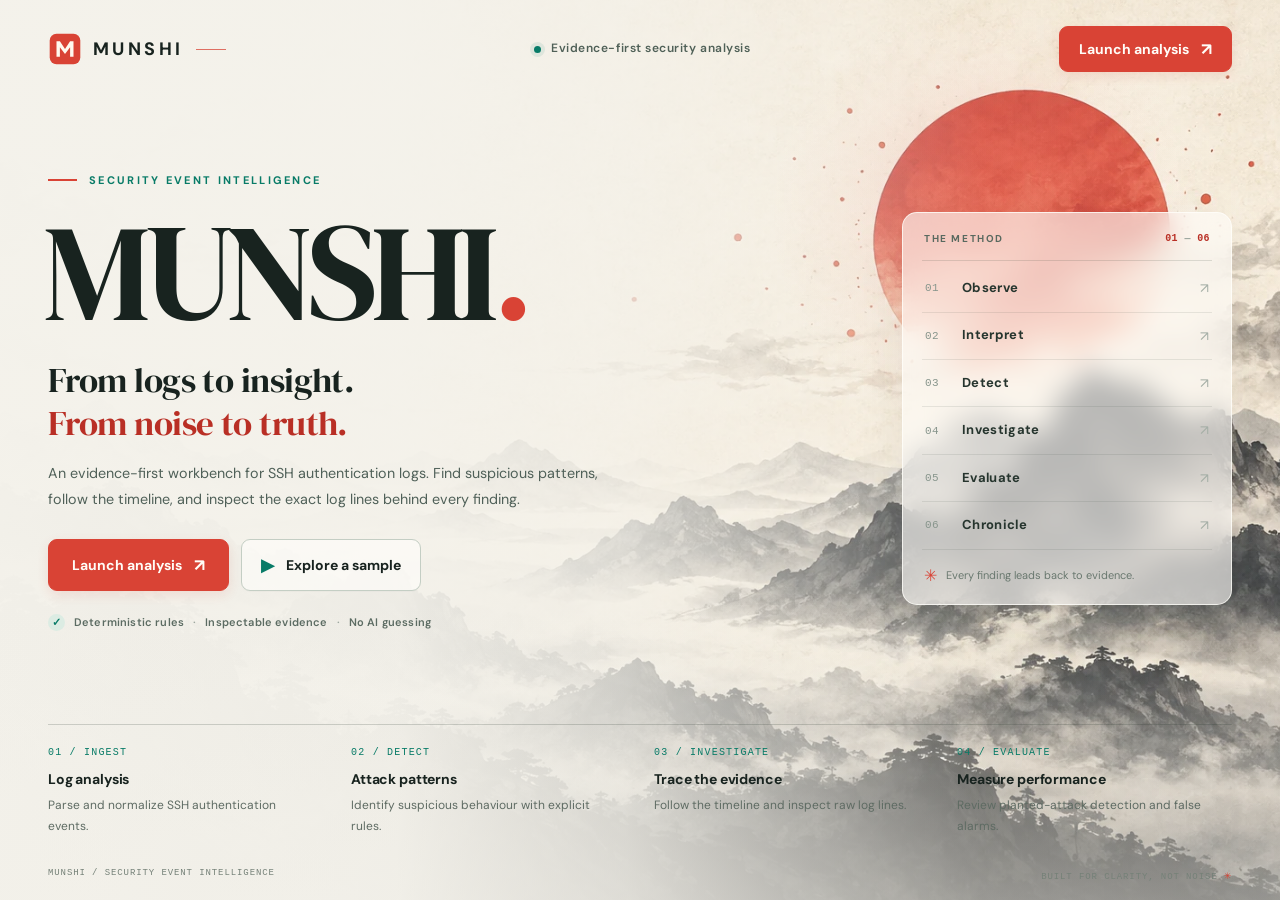
<file: static/index.html>
<!doctype html>
<html lang="en">
<head>
  <meta charset="utf-8">
  <meta name="viewport" content="width=device-width, initial-scale=1, viewport-fit=cover">
  <meta name="theme-color" content="#f4f1e8">
  <meta name="description" content="Munshi is an evidence-first SSH authentication log investigation workbench.">
  <title>Munshi — Security Event Intelligence</title>
  <link rel="preconnect" href="https://fonts.googleapis.com">
  <link rel="preconnect" href="https://fonts.gstatic.com" crossorigin>
  <link href="https://fonts.googleapis.com/css2?family=DM+Sans:wght@400;500;600;700&family=DM+Serif+Display&display=swap" rel="stylesheet">
  <link rel="stylesheet" href="/static/style.css">
</head>
<body>
<div id="landing" class="landing">
  <div class="hero-art" aria-hidden="true">
    <img src="/static/assets/munshi-inkscape.webp" alt="" fetchpriority="high">
    <div class="sun-aura"></div>
  </div>
  <div class="hero-shade" aria-hidden="true"></div>

  <header class="l-top">
    <a class="brand brand-link" href="#" aria-label="Munshi home">
      <svg class="seal" viewBox="0 0 40 40" aria-hidden="true"><rect x="2" y="2" width="36" height="36" rx="8"/><path d="M10 29V11h4l6 9 6-9h4v18h-4V18l-6 8-6-8v11Z" fill="currentColor"/></svg>
      <span>MUNSHI</span><span class="brand-rule" aria-hidden="true"></span>
    </a>
    <div class="top-note"><span class="status-dot"></span> Evidence-first security analysis</div>
    <button id="enter-top" class="btn red">Launch analysis <span aria-hidden="true">↗</span></button>
  </header>

  <div class="hero-grid">
    <main class="l-main">
      <p class="eyebrow"><span class="eyebrow-line"></span> Security event intelligence</p>
      <h1>MUNSHI<span class="title-dot">.</span></h1>
      <p class="tag">From logs to insight.<br><em>From noise to truth.</em></p>
      <p class="lede">An evidence-first workbench for SSH authentication logs. Find suspicious patterns, follow the timeline, and inspect the exact log lines behind every finding.</p>
      <div class="cta">
        <button id="enter" class="btn red btn-primary">Launch analysis <span aria-hidden="true">↗</span></button>
        <button id="demo" class="btn btn-secondary"><span class="play-icon" aria-hidden="true">▶</span> Explore a sample</button>
      </div>
      <div class="trust-note"><span class="trust-mark">✓</span> Deterministic rules <span class="trust-sep">·</span> Inspectable evidence <span class="trust-sep">·</span> No AI guessing</div>
    </main>

    <aside class="hero-rail" aria-label="Munshi investigation method">
      <div class="rail-head"><span>THE METHOD</span><span class="rail-count">01 <i>—</i> 06</span></div>
      <ol class="pipeline">
        <li><span>01</span> Observe <b>↗</b></li>
        <li><span>02</span> Interpret <b>↗</b></li>
        <li><span>03</span> Detect <b>↗</b></li>
        <li><span>04</span> Investigate <b>↗</b></li>
        <li><span>05</span> Evaluate <b>↗</b></li>
        <li><span>06</span> Chronicle <b>↗</b></li>
      </ol>
      <p class="rail-foot"><span class="rail-spark">✳</span> Every finding leads back to evidence.</p>
    </aside>
  </div>

  <ul class="caps" aria-label="Core capabilities">
    <li><span class="cap-no">01 / INGEST</span><b>Log analysis</b><span>Parse and normalize SSH authentication events.</span></li>
    <li><span class="cap-no">02 / DETECT</span><b>Attack patterns</b><span>Identify suspicious behaviour with explicit rules.</span></li>
    <li><span class="cap-no">03 / INVESTIGATE</span><b>Trace the evidence</b><span>Follow the timeline and inspect raw log lines.</span></li>
    <li><span class="cap-no">04 / EVALUATE</span><b>Measure performance</b><span>Review planted-attack detection and false alarms.</span></li>
  </ul>
  <div class="landing-footer"><span>MUNSHI / SECURITY EVENT INTELLIGENCE</span><span>BUILT FOR CLARITY, NOT NOISE <i>✳</i></span></div>
</div>

<div id="app" class="app" hidden>
  <aside class="side">
    <a class="brand app-brand" href="#" aria-label="Munshi home">
      <svg class="seal" viewBox="0 0 40 40" aria-hidden="true"><rect x="2" y="2" width="36" height="36" rx="8"/><path d="M10 29V11h4l6 9 6-9h4v18h-4V18l-6 8-6-8v11Z" fill="currentColor"/></svg>
      <span>MUNSHI</span>
    </a>
    <div class="nav-kicker">WORKSPACE <span>01—07</span></div>
    <nav id="nav" aria-label="Main navigation"></nav>
    <div class="side-bottom">
      <div class="side-status"><span class="status-dot"></span><span>REPLAY WORKSPACE</span></div>
      <p class="mode">Deterministic rules<br>Local log analysis<br>No live feed</p>
      <div class="side-signoff">MUNSHI <span>·</span> EVIDENCE OVER ASSUMPTION</div>
    </div>
  </aside>
  <section class="main">
    <header class="top"><div class="top-left"><span class="top-kicker">SECURITY EVENT INTELLIGENCE</span><span class="top-slash">/</span><span id="crumb"></span></div><span id="dataset" class="pill"></span></header>
    <div id="view" class="view"></div>
    <footer class="app-footer"><span>MUNSHI / LOCAL ANALYSIS WORKSPACE</span><span>RULE-BASED · EVIDENCE-LINKED</span></footer>
  </section>
</div>
<script src="/static/app.js"></script>
</body>
</html>
</file>
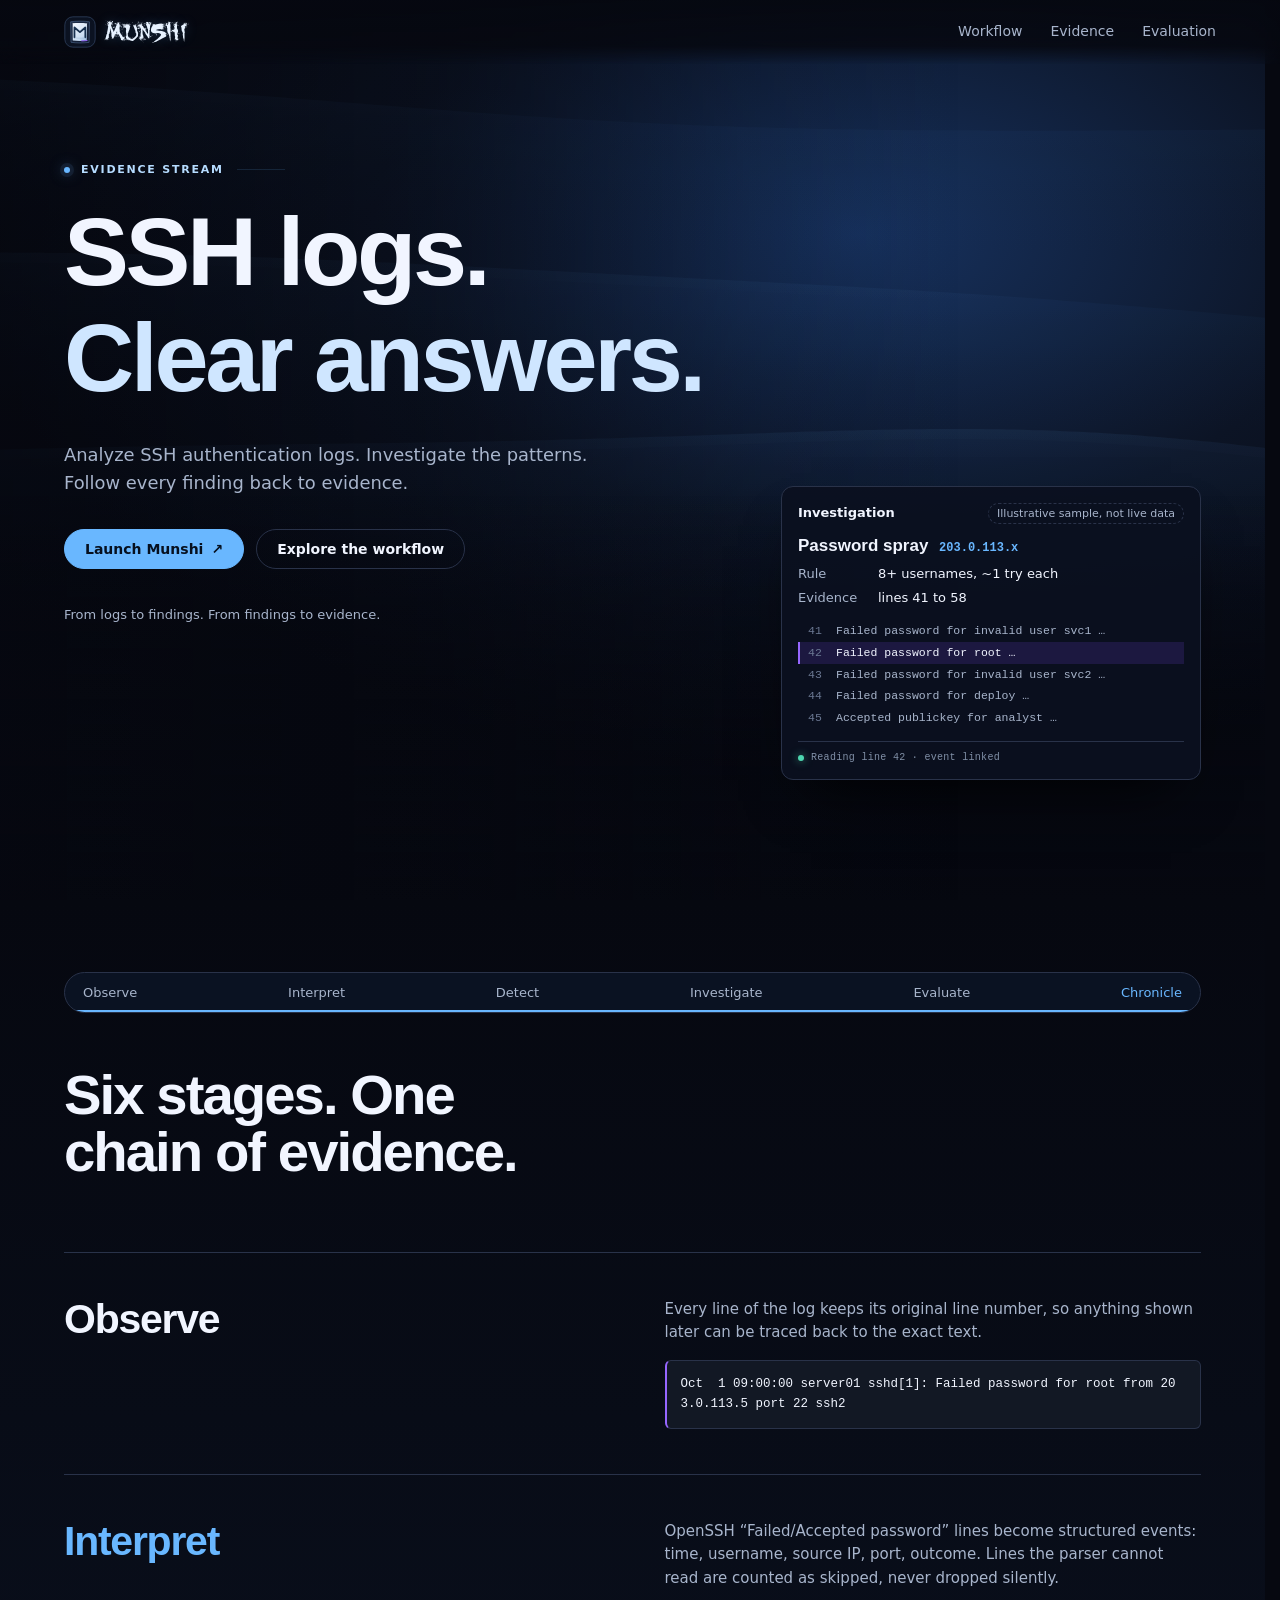
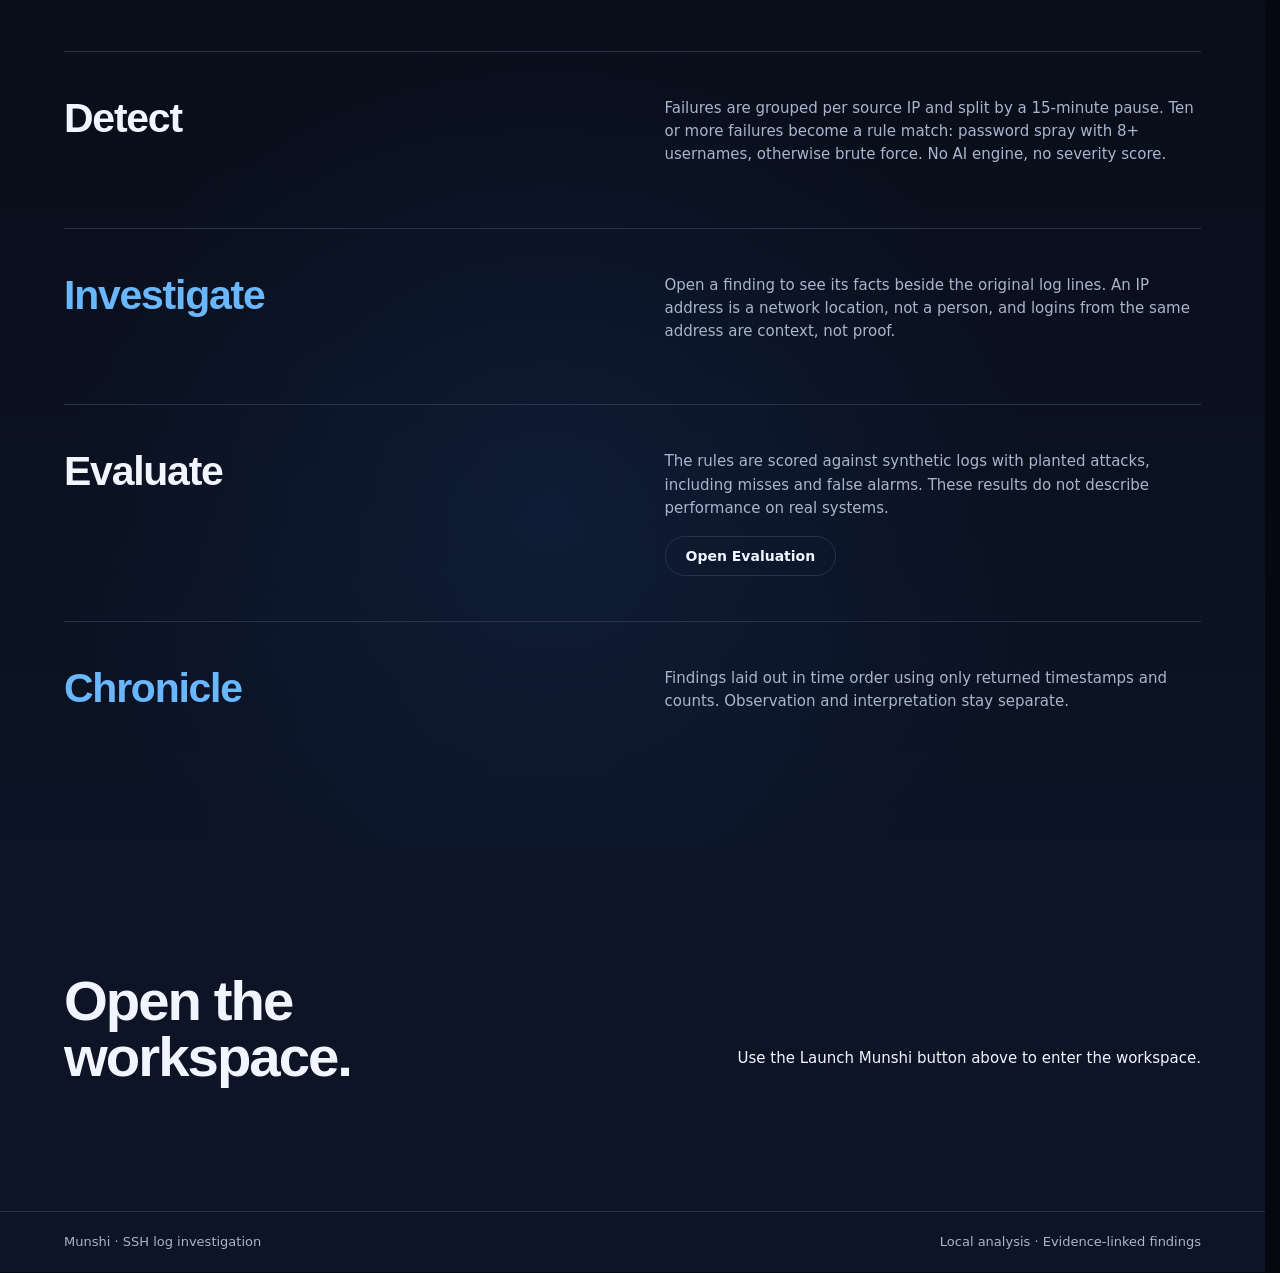
<file: static/munshi-vnext/index.html>
<!doctype html>
<html lang="en">
<head>
<meta charset="utf-8"><meta name="viewport" content="width=device-width, initial-scale=1">
<meta name="theme-color" content="#060810">
<title>Munshi | SSH authentication investigation</title>
<link rel="icon" href="assets/munshi-mark.svg" type="image/svg+xml">
<link rel="stylesheet" href="styles.css">
</head>
<body class="is-site">
<a class="skip" href="#main">Skip to content</a>
<div id="site">
<header class="s-head"><a class="brand" href="#top"><img src="assets/munshi-mark.svg" alt="" width="32" height="32"><span>Munshi</span></a>
 <nav aria-label="Sections"><a href="#story">Workflow</a><a href="#c3">Evidence</a><a href="#c4">Evaluation</a></nav></header>
<main id="main">
<section class="hero" id="top" aria-labelledby="h1">
 <div class="stage"><div class="sky"></div>
<div class="layer l0" data-k="6,3,.04" aria-hidden="true"><svg viewBox="0 0 1600 900" preserveAspectRatio="xMidYMid slice" focusable="false" ><path class="fill" d="M-100 315 L-80 302 L-60 284 L-40 263 L-20 237 L0 210 L20 183 L40 157 L60 136 L80 118 L100 105 L120 95 L140 88 L160 81 L180 76 L200 70 L220 64 L240 60 L260 57 L280 58 L300 61 L320 66 L340 73 L360 80 L380 85 L400 86 L420 84 L440 79 L460 70 L480 61 L500 53 L520 46 L540 43 L560 43 L580 46 L600 51 L620 56 L640 62 L660 67 L680 73 L700 79 L720 87 L740 98 L760 113 L780 130 L800 149 L820 168 L840 185 L860 198 L880 207 L900 212 L920 211 L940 207 L960 202 L980 196 L1000 190 L1020 186 L1040 182 L1060 178 L1080 173 L1100 167 L1120 160 L1140 152 L1160 144 L1180 138 L1200 136 L1220 138 L1240 144 L1260 155 L1280 168 L1300 181 L1320 194 L1340 205 L1360 213 L1380 217 L1400 220 L1420 221 L1440 223 L1460 225 L1480 229 L1500 233 L1520 237 L1540 240 L1560 241 L1580 239 L1600 237 L1620 233 L1640 231 L1660 232 L1680 237 L1700 247 L1720 262 L1720 940 L-100 940Z"/><path class="ln l0" d="M-100 315 L-80 302 L-60 284 L-40 263 L-20 237 L0 210 L20 183 L40 157 L60 136 L80 118 L100 105 L120 95 L140 88 L160 81 L180 76 L200 70 L220 64 L240 60 L260 57 L280 58 L300 61 L320 66 L340 73 L360 80 L380 85 L400 86 L420 84 L440 79 L460 70 L480 61 L500 53 L520 46 L540 43 L560 43 L580 46 L600 51 L620 56 L640 62 L660 67 L680 73 L700 79 L720 87 L740 98 L760 113 L780 130 L800 149 L820 168 L840 185 L860 198 L880 207 L900 212 L920 211 L940 207 L960 202 L980 196 L1000 190 L1020 186 L1040 182 L1060 178 L1080 173 L1100 167 L1120 160 L1140 152 L1160 144 L1180 138 L1200 136 L1220 138 L1240 144 L1260 155 L1280 168 L1300 181 L1320 194 L1340 205 L1360 213 L1380 217 L1400 220 L1420 221 L1440 223 L1460 225 L1480 229 L1500 233 L1520 237 L1540 240 L1560 241 L1580 239 L1600 237 L1620 233 L1640 231 L1660 232 L1680 237 L1700 247 L1720 262"/><path class="fill" d="M-100 207 L-80 187 L-60 167 L-40 148 L-20 131 L0 117 L20 109 L40 105 L60 105 L80 109 L100 114 L120 118 L140 121 L160 121 L180 119 L200 115 L220 111 L240 106 L260 103 L280 101 L300 100 L320 100 L340 98 L360 95 L380 90 L400 84 L420 77 L440 72 L460 69 L480 71 L500 77 L520 88 L540 103 L560 119 L580 136 L600 152 L620 166 L640 178 L660 188 L680 196 L700 204 L720 212 L740 221 L760 228 L780 235 L800 239 L820 238 L840 234 L860 226 L880 215 L900 202 L920 190 L940 180 L960 173 L980 171 L1000 171 L1020 175 L1040 179 L1060 184 L1080 189 L1100 192 L1120 195 L1140 199 L1160 205 L1180 212 L1200 221 L1220 232 L1240 243 L1260 253 L1280 260 L1300 263 L1320 263 L1340 259 L1360 253 L1380 247 L1400 242 L1420 240 L1440 240 L1460 245 L1480 251 L1500 260 L1520 269 L1540 278 L1560 286 L1580 296 L1600 306 L1620 318 L1640 333 L1660 351 L1680 372 L1700 393 L1720 413 L1720 940 L-100 940Z"/><path class="ln l0" d="M-100 207 L-80 187 L-60 167 L-40 148 L-20 131 L0 117 L20 109 L40 105 L60 105 L80 109 L100 114 L120 118 L140 121 L160 121 L180 119 L200 115 L220 111 L240 106 L260 103 L280 101 L300 100 L320 100 L340 98 L360 95 L380 90 L400 84 L420 77 L440 72 L460 69 L480 71 L500 77 L520 88 L540 103 L560 119 L580 136 L600 152 L620 166 L640 178 L660 188 L680 196 L700 204 L720 212 L740 221 L760 228 L780 235 L800 239 L820 238 L840 234 L860 226 L880 215 L900 202 L920 190 L940 180 L960 173 L980 171 L1000 171 L1020 175 L1040 179 L1060 184 L1080 189 L1100 192 L1120 195 L1140 199 L1160 205 L1180 212 L1200 221 L1220 232 L1240 243 L1260 253 L1280 260 L1300 263 L1320 263 L1340 259 L1360 253 L1380 247 L1400 242 L1420 240 L1440 240 L1460 245 L1480 251 L1500 260 L1520 269 L1540 278 L1560 286 L1580 296 L1600 306 L1620 318 L1640 333 L1660 351 L1680 372 L1700 393 L1720 413"/><path class="fill" d="M-100 164 L-80 158 L-60 153 L-40 149 L-20 148 L0 150 L20 153 L40 157 L60 160 L80 160 L100 158 L120 152 L140 143 L160 132 L180 122 L200 112 L220 106 L240 102 L260 103 L280 105 L300 110 L320 115 L340 121 L360 126 L380 131 L400 138 L420 147 L440 159 L460 173 L480 190 L500 208 L520 226 L540 241 L560 252 L580 259 L600 261 L620 259 L640 255 L660 249 L680 244 L700 239 L720 235 L740 232 L760 229 L780 225 L800 220 L820 214 L840 207 L860 201 L880 198 L900 197 L920 201 L940 209 L960 219 L980 232 L1000 244 L1020 254 L1040 262 L1060 267 L1080 269 L1100 269 L1120 269 L1140 268 L1160 269 L1180 271 L1200 273 L1220 275 L1240 276 L1260 275 L1280 273 L1300 270 L1320 267 L1340 266 L1360 268 L1380 275 L1400 287 L1420 303 L1440 321 L1460 341 L1480 361 L1500 379 L1520 395 L1540 409 L1560 420 L1580 431 L1600 441 L1620 451 L1640 461 L1660 469 L1680 476 L1700 479 L1720 478 L1720 940 L-100 940Z"/><path class="ln l0" d="M-100 164 L-80 158 L-60 153 L-40 149 L-20 148 L0 150 L20 153 L40 157 L60 160 L80 160 L100 158 L120 152 L140 143 L160 132 L180 122 L200 112 L220 106 L240 102 L260 103 L280 105 L300 110 L320 115 L340 121 L360 126 L380 131 L400 138 L420 147 L440 159 L460 173 L480 190 L500 208 L520 226 L540 241 L560 252 L580 259 L600 261 L620 259 L640 255 L660 249 L680 244 L700 239 L720 235 L740 232 L760 229 L780 225 L800 220 L820 214 L840 207 L860 201 L880 198 L900 197 L920 201 L940 209 L960 219 L980 232 L1000 244 L1020 254 L1040 262 L1060 267 L1080 269 L1100 269 L1120 269 L1140 268 L1160 269 L1180 271 L1200 273 L1220 275 L1240 276 L1260 275 L1280 273 L1300 270 L1320 267 L1340 266 L1360 268 L1380 275 L1400 287 L1420 303 L1440 321 L1460 341 L1480 361 L1500 379 L1520 395 L1540 409 L1560 420 L1580 431 L1600 441 L1620 451 L1640 461 L1660 469 L1680 476 L1700 479 L1720 478"/><path class="fill" d="M-100 194 L-80 187 L-60 181 L-40 175 L-20 171 L0 168 L20 165 L40 161 L60 156 L80 150 L100 143 L120 136 L140 131 L160 130 L180 132 L200 140 L220 152 L240 166 L260 182 L280 198 L300 213 L320 225 L340 236 L360 244 L380 251 L400 259 L420 266 L440 273 L460 280 L480 285 L500 287 L520 286 L540 281 L560 273 L580 262 L600 251 L620 241 L640 233 L660 230 L680 229 L700 232 L720 236 L740 242 L760 247 L780 251 L800 254 L820 257 L840 261 L860 266 L880 272 L900 280 L920 289 L940 297 L960 304 L980 308 L1000 308 L1020 304 L1040 298 L1060 291 L1080 284 L1100 279 L1120 277 L1140 279 L1160 283 L1180 290 L1200 299 L1220 307 L1240 316 L1260 325 L1280 335 L1300 346 L1320 359 L1340 375 L1360 393 L1380 413 L1400 433 L1420 452 L1440 468 L1460 480 L1480 487 L1500 490 L1520 489 L1540 486 L1560 482 L1580 478 L1600 475 L1620 472 L1640 469 L1660 466 L1680 461 L1700 455 L1720 446 L1720 940 L-100 940Z"/><path class="ln l0" d="M-100 194 L-80 187 L-60 181 L-40 175 L-20 171 L0 168 L20 165 L40 161 L60 156 L80 150 L100 143 L120 136 L140 131 L160 130 L180 132 L200 140 L220 152 L240 166 L260 182 L280 198 L300 213 L320 225 L340 236 L360 244 L380 251 L400 259 L420 266 L440 273 L460 280 L480 285 L500 287 L520 286 L540 281 L560 273 L580 262 L600 251 L620 241 L640 233 L660 230 L680 229 L700 232 L720 236 L740 242 L760 247 L780 251 L800 254 L820 257 L840 261 L860 266 L880 272 L900 280 L920 289 L940 297 L960 304 L980 308 L1000 308 L1020 304 L1040 298 L1060 291 L1080 284 L1100 279 L1120 277 L1140 279 L1160 283 L1180 290 L1200 299 L1220 307 L1240 316 L1260 325 L1280 335 L1300 346 L1320 359 L1340 375 L1360 393 L1380 413 L1400 433 L1420 452 L1440 468 L1460 480 L1480 487 L1500 490 L1520 489 L1540 486 L1560 482 L1580 478 L1600 475 L1620 472 L1640 469 L1660 466 L1680 461 L1700 455 L1720 446"/><path class="fill" d="M-100 176 L-80 170 L-60 167 L-40 167 L-20 169 L0 174 L20 178 L40 183 L60 188 L80 194 L100 201 L120 210 L140 222 L160 236 L180 252 L200 268 L220 284 L240 296 L260 305 L280 310 L300 310 L320 307 L340 302 L360 297 L380 292 L400 289 L420 286 L440 284 L460 282 L480 279 L500 275 L520 270 L540 265 L560 261 L580 259 L600 261 L620 266 L640 274 L660 285 L680 296 L700 307 L720 315 L740 320 L760 323 L780 322 L800 320 L820 318 L840 316 L860 315 L880 315 L900 316 L920 316 L940 316 L960 314 L980 311 L1000 307 L1020 305 L1040 305 L1060 309 L1080 317 L1100 330 L1120 346 L1140 365 L1160 384 L1180 403 L1200 419 L1220 434 L1240 446 L1260 457 L1280 467 L1300 477 L1320 487 L1340 496 L1360 504 L1380 511 L1400 514 L1420 513 L1440 508 L1460 501 L1480 491 L1500 481 L1520 473 L1540 467 L1560 464 L1580 463 L1600 465 L1620 467 L1640 468 L1660 469 L1680 467 L1700 464 L1720 459 L1720 940 L-100 940Z"/><path class="ln l0" d="M-100 176 L-80 170 L-60 167 L-40 167 L-20 169 L0 174 L20 178 L40 183 L60 188 L80 194 L100 201 L120 210 L140 222 L160 236 L180 252 L200 268 L220 284 L240 296 L260 305 L280 310 L300 310 L320 307 L340 302 L360 297 L380 292 L400 289 L420 286 L440 284 L460 282 L480 279 L500 275 L520 270 L540 265 L560 261 L580 259 L600 261 L620 266 L640 274 L660 285 L680 296 L700 307 L720 315 L740 320 L760 323 L780 322 L800 320 L820 318 L840 316 L860 315 L880 315 L900 316 L920 316 L940 316 L960 314 L980 311 L1000 307 L1020 305 L1040 305 L1060 309 L1080 317 L1100 330 L1120 346 L1140 365 L1160 384 L1180 403 L1200 419 L1220 434 L1240 446 L1260 457 L1280 467 L1300 477 L1320 487 L1340 496 L1360 504 L1380 511 L1400 514 L1420 513 L1440 508 L1460 501 L1480 491 L1500 481 L1520 473 L1540 467 L1560 464 L1580 463 L1600 465 L1620 467 L1640 468 L1660 469 L1680 467 L1700 464 L1720 459"/><path class="fill" d="M-100 207 L-80 219 L-60 233 L-40 248 L-20 262 L0 275 L20 286 L40 294 L60 301 L80 307 L100 314 L120 320 L140 326 L160 332 L180 336 L200 337 L220 335 L240 329 L260 321 L280 311 L300 302 L320 294 L340 289 L360 288 L380 290 L400 294 L420 300 L440 306 L460 311 L480 315 L500 318 L520 320 L540 324 L560 328 L580 333 L600 340 L620 346 L640 352 L660 356 L680 357 L700 354 L720 348 L740 341 L760 333 L780 326 L800 321 L820 319 L840 321 L860 326 L880 333 L900 341 L920 350 L940 358 L960 367 L980 377 L1000 388 L1020 401 L1040 417 L1060 435 L1080 454 L1100 473 L1120 490 L1140 504 L1160 514 L1180 519 L1200 521 L1220 520 L1240 518 L1260 515 L1280 513 L1300 512 L1320 512 L1340 512 L1360 510 L1380 508 L1400 504 L1420 499 L1440 494 L1460 489 L1480 487 L1500 486 L1520 489 L1540 493 L1560 498 L1580 502 L1600 503 L1620 502 L1640 496 L1660 487 L1680 474 L1700 460 L1720 445 L1720 940 L-100 940Z"/><path class="ln l0" d="M-100 207 L-80 219 L-60 233 L-40 248 L-20 262 L0 275 L20 286 L40 294 L60 301 L80 307 L100 314 L120 320 L140 326 L160 332 L180 336 L200 337 L220 335 L240 329 L260 321 L280 311 L300 302 L320 294 L340 289 L360 288 L380 290 L400 294 L420 300 L440 306 L460 311 L480 315 L500 318 L520 320 L540 324 L560 328 L580 333 L600 340 L620 346 L640 352 L660 356 L680 357 L700 354 L720 348 L740 341 L760 333 L780 326 L800 321 L820 319 L840 321 L860 326 L880 333 L900 341 L920 350 L940 358 L960 367 L980 377 L1000 388 L1020 401 L1040 417 L1060 435 L1080 454 L1100 473 L1120 490 L1140 504 L1160 514 L1180 519 L1200 521 L1220 520 L1240 518 L1260 515 L1280 513 L1300 512 L1320 512 L1340 512 L1360 510 L1380 508 L1400 504 L1420 499 L1440 494 L1460 489 L1480 487 L1500 486 L1520 489 L1540 493 L1560 498 L1580 502 L1600 503 L1620 502 L1640 496 L1660 487 L1680 474 L1700 460 L1720 445"/><path class="fill" d="M-100 329 L-80 342 L-60 352 L-40 359 L-20 361 L0 360 L20 356 L40 351 L60 347 L80 343 L100 340 L120 339 L140 337 L160 336 L180 334 L200 331 L220 328 L240 324 L260 322 L280 322 L300 326 L320 332 L340 341 L360 351 L380 361 L400 370 L420 376 L440 379 L460 379 L480 376 L500 373 L520 369 L540 366 L560 364 L580 363 L600 362 L620 361 L640 359 L660 356 L680 353 L700 349 L720 348 L740 349 L760 354 L780 363 L800 376 L820 392 L840 410 L860 428 L880 445 L900 460 L920 473 L940 484 L960 493 L980 502 L1000 512 L1020 521 L1040 530 L1060 537 L1080 543 L1100 546 L1120 545 L1140 542 L1160 536 L1180 529 L1200 522 L1220 517 L1240 515 L1260 516 L1280 519 L1300 523 L1320 528 L1340 532 L1360 534 L1380 534 L1400 532 L1420 529 L1440 526 L1460 524 L1480 521 L1500 519 L1520 515 L1540 510 L1560 501 L1580 489 L1600 473 L1620 454 L1640 433 L1660 412 L1680 392 L1700 374 L1720 360 L1720 940 L-100 940Z"/><path class="ln l1" d="M-100 329 L-80 342 L-60 352 L-40 359 L-20 361 L0 360 L20 356 L40 351 L60 347 L80 343 L100 340 L120 339 L140 337 L160 336 L180 334 L200 331 L220 328 L240 324 L260 322 L280 322 L300 326 L320 332 L340 341 L360 351 L380 361 L400 370 L420 376 L440 379 L460 379 L480 376 L500 373 L520 369 L540 366 L560 364 L580 363 L600 362 L620 361 L640 359 L660 356 L680 353 L700 349 L720 348 L740 349 L760 354 L780 363 L800 376 L820 392 L840 410 L860 428 L880 445 L900 460 L920 473 L940 484 L960 493 L980 502 L1000 512 L1020 521 L1040 530 L1060 537 L1080 543 L1100 546 L1120 545 L1140 542 L1160 536 L1180 529 L1200 522 L1220 517 L1240 515 L1260 516 L1280 519 L1300 523 L1320 528 L1340 532 L1360 534 L1380 534 L1400 532 L1420 529 L1440 526 L1460 524 L1480 521 L1500 519 L1520 515 L1540 510 L1560 501 L1580 489 L1600 473 L1620 454 L1640 433 L1660 412 L1680 392 L1700 374 L1720 360"/><path class="fill" d="M-100 387 L-80 384 L-60 378 L-40 371 L-20 363 L0 355 L20 350 L40 348 L60 348 L80 352 L100 358 L120 364 L140 370 L160 375 L180 379 L200 382 L220 384 L240 387 L260 390 L280 395 L300 400 L320 404 L340 408 L360 409 L380 407 L400 402 L420 395 L440 387 L460 378 L480 371 L500 367 L520 366 L540 368 L560 373 L580 380 L600 388 L620 396 L640 404 L660 412 L680 421 L700 432 L720 445 L740 460 L760 477 L780 495 L800 512 L820 527 L840 538 L860 546 L880 550 L900 551 L920 550 L940 549 L960 548 L980 547 L1000 548 L1020 550 L1040 552 L1060 553 L1080 552 L1100 551 L1120 549 L1140 547 L1160 546 L1180 546 L1200 549 L1220 554 L1240 560 L1260 566 L1280 571 L1300 572 L1320 570 L1340 564 L1360 555 L1380 543 L1400 530 L1420 516 L1440 503 L1460 490 L1480 477 L1500 464 L1520 450 L1540 435 L1560 418 L1580 401 L1600 385 L1620 371 L1640 359 L1660 352 L1680 348 L1700 348 L1720 351 L1720 940 L-100 940Z"/><path class="ln l1" d="M-100 387 L-80 384 L-60 378 L-40 371 L-20 363 L0 355 L20 350 L40 348 L60 348 L80 352 L100 358 L120 364 L140 370 L160 375 L180 379 L200 382 L220 384 L240 387 L260 390 L280 395 L300 400 L320 404 L340 408 L360 409 L380 407 L400 402 L420 395 L440 387 L460 378 L480 371 L500 367 L520 366 L540 368 L560 373 L580 380 L600 388 L620 396 L640 404 L660 412 L680 421 L700 432 L720 445 L740 460 L760 477 L780 495 L800 512 L820 527 L840 538 L860 546 L880 550 L900 551 L920 550 L940 549 L960 548 L980 547 L1000 548 L1020 550 L1040 552 L1060 553 L1080 552 L1100 551 L1120 549 L1140 547 L1160 546 L1180 546 L1200 549 L1220 554 L1240 560 L1260 566 L1280 571 L1300 572 L1320 570 L1340 564 L1360 555 L1380 543 L1400 530 L1420 516 L1440 503 L1460 490 L1480 477 L1500 464 L1520 450 L1540 435 L1560 418 L1580 401 L1600 385 L1620 371 L1640 359 L1660 352 L1680 348 L1700 348 L1720 351"/></svg></div><div class="layer l1" data-k="12,6,.08" aria-hidden="true"><svg viewBox="0 0 1600 900" preserveAspectRatio="xMidYMid slice" focusable="false" ><path class="fill" d="M-100 389 L-80 387 L-60 385 L-40 385 L-20 387 L0 392 L20 399 L40 408 L60 417 L80 426 L100 433 L120 436 L140 437 L160 435 L180 431 L200 426 L220 422 L240 418 L260 415 L280 413 L300 412 L320 410 L340 407 L360 403 L380 399 L400 396 L420 395 L440 397 L460 403 L480 412 L500 425 L520 441 L540 457 L560 474 L580 489 L600 501 L620 512 L640 521 L660 530 L680 538 L700 546 L720 555 L740 563 L760 570 L780 575 L800 577 L820 577 L840 574 L860 570 L880 565 L900 562 L920 560 L940 562 L960 565 L980 571 L1000 578 L1020 585 L1040 590 L1060 593 L1080 595 L1100 594 L1120 593 L1140 592 L1160 590 L1180 589 L1200 587 L1220 584 L1240 578 L1260 569 L1280 557 L1300 541 L1320 523 L1340 503 L1360 484 L1380 466 L1400 451 L1420 439 L1440 429 L1460 422 L1480 416 L1500 410 L1520 405 L1540 399 L1560 394 L1580 390 L1600 388 L1620 389 L1640 391 L1660 396 L1680 400 L1700 405 L1720 407 L1720 940 L-100 940Z"/><path class="ln l1" d="M-100 389 L-80 387 L-60 385 L-40 385 L-20 387 L0 392 L20 399 L40 408 L60 417 L80 426 L100 433 L120 436 L140 437 L160 435 L180 431 L200 426 L220 422 L240 418 L260 415 L280 413 L300 412 L320 410 L340 407 L360 403 L380 399 L400 396 L420 395 L440 397 L460 403 L480 412 L500 425 L520 441 L540 457 L560 474 L580 489 L600 501 L620 512 L640 521 L660 530 L680 538 L700 546 L720 555 L740 563 L760 570 L780 575 L800 577 L820 577 L840 574 L860 570 L880 565 L900 562 L920 560 L940 562 L960 565 L980 571 L1000 578 L1020 585 L1040 590 L1060 593 L1080 595 L1100 594 L1120 593 L1140 592 L1160 590 L1180 589 L1200 587 L1220 584 L1240 578 L1260 569 L1280 557 L1300 541 L1320 523 L1340 503 L1360 484 L1380 466 L1400 451 L1420 439 L1440 429 L1460 422 L1480 416 L1500 410 L1520 405 L1540 399 L1560 394 L1580 390 L1600 388 L1620 389 L1640 391 L1660 396 L1680 400 L1700 405 L1720 407"/><path class="fill" d="M-100 445 L-80 447 L-60 450 L-40 453 L-20 456 L0 460 L20 463 L40 464 L60 463 L80 460 L100 453 L120 445 L140 436 L160 427 L180 421 L200 417 L220 417 L240 420 L260 425 L280 431 L300 438 L320 445 L340 453 L360 460 L380 469 L400 479 L420 491 L440 505 L460 521 L480 536 L500 551 L520 563 L540 573 L560 578 L580 581 L600 582 L620 581 L640 580 L660 580 L680 581 L700 584 L720 587 L740 591 L760 593 L780 595 L800 596 L820 596 L840 597 L860 598 L880 602 L900 607 L920 614 L940 622 L960 628 L980 633 L1000 635 L1020 633 L1040 627 L1060 618 L1080 607 L1100 595 L1120 582 L1140 570 L1160 558 L1180 547 L1200 535 L1220 522 L1240 508 L1260 493 L1280 478 L1300 464 L1320 451 L1340 442 L1360 436 L1380 434 L1400 434 L1420 437 L1440 440 L1460 442 L1480 443 L1500 442 L1520 440 L1540 437 L1560 433 L1580 430 L1600 428 L1620 426 L1640 425 L1660 423 L1680 419 L1700 415 L1720 408 L1720 940 L-100 940Z"/><path class="ln l1" d="M-100 445 L-80 447 L-60 450 L-40 453 L-20 456 L0 460 L20 463 L40 464 L60 463 L80 460 L100 453 L120 445 L140 436 L160 427 L180 421 L200 417 L220 417 L240 420 L260 425 L280 431 L300 438 L320 445 L340 453 L360 460 L380 469 L400 479 L420 491 L440 505 L460 521 L480 536 L500 551 L520 563 L540 573 L560 578 L580 581 L600 582 L620 581 L640 580 L660 580 L680 581 L700 584 L720 587 L740 591 L760 593 L780 595 L800 596 L820 596 L840 597 L860 598 L880 602 L900 607 L920 614 L940 622 L960 628 L980 633 L1000 635 L1020 633 L1040 627 L1060 618 L1080 607 L1100 595 L1120 582 L1140 570 L1160 558 L1180 547 L1200 535 L1220 522 L1240 508 L1260 493 L1280 478 L1300 464 L1320 451 L1340 442 L1360 436 L1380 434 L1400 434 L1420 437 L1440 440 L1460 442 L1480 443 L1500 442 L1520 440 L1540 437 L1560 433 L1580 430 L1600 428 L1620 426 L1640 425 L1660 423 L1680 419 L1700 415 L1720 408"/><path class="fill" d="M-100 482 L-80 476 L-60 472 L-40 469 L-20 466 L0 464 L20 461 L40 458 L60 454 L80 450 L100 448 L120 447 L140 450 L160 456 L180 466 L200 478 L220 492 L240 507 L260 521 L280 534 L300 544 L320 553 L340 560 L360 567 L380 574 L400 581 L420 589 L440 596 L460 602 L480 606 L500 608 L520 608 L540 606 L560 604 L580 601 L600 601 L620 602 L640 607 L660 613 L680 621 L700 630 L720 637 L740 644 L760 648 L780 651 L800 652 L820 652 L840 651 L860 651 L880 650 L900 649 L920 646 L940 640 L960 631 L980 619 L1000 604 L1020 588 L1040 570 L1060 553 L1080 538 L1100 526 L1120 516 L1140 508 L1160 502 L1180 497 L1200 492 L1220 487 L1240 482 L1260 477 L1280 473 L1300 471 L1320 471 L1340 473 L1360 475 L1380 478 L1400 480 L1420 479 L1440 476 L1460 471 L1480 463 L1500 454 L1520 445 L1540 437 L1560 431 L1580 428 L1600 426 L1620 426 L1640 426 L1660 426 L1680 427 L1700 427 L1720 428 L1720 940 L-100 940Z"/><path class="ln l1" d="M-100 482 L-80 476 L-60 472 L-40 469 L-20 466 L0 464 L20 461 L40 458 L60 454 L80 450 L100 448 L120 447 L140 450 L160 456 L180 466 L200 478 L220 492 L240 507 L260 521 L280 534 L300 544 L320 553 L340 560 L360 567 L380 574 L400 581 L420 589 L440 596 L460 602 L480 606 L500 608 L520 608 L540 606 L560 604 L580 601 L600 601 L620 602 L640 607 L660 613 L680 621 L700 630 L720 637 L740 644 L760 648 L780 651 L800 652 L820 652 L840 651 L860 651 L880 650 L900 649 L920 646 L940 640 L960 631 L980 619 L1000 604 L1020 588 L1040 570 L1060 553 L1080 538 L1100 526 L1120 516 L1140 508 L1160 502 L1180 497 L1200 492 L1220 487 L1240 482 L1260 477 L1280 473 L1300 471 L1320 471 L1340 473 L1360 475 L1380 478 L1400 480 L1420 479 L1440 476 L1460 471 L1480 463 L1500 454 L1520 445 L1540 437 L1560 431 L1580 428 L1600 426 L1620 426 L1640 426 L1660 426 L1680 427 L1700 427 L1720 428"/><path class="fill" d="M-100 472 L-80 472 L-60 475 L-40 480 L-20 486 L0 492 L20 498 L40 505 L60 512 L80 519 L100 529 L120 540 L140 553 L160 566 L180 579 L200 591 L220 601 L240 608 L260 612 L280 613 L300 613 L320 612 L340 612 L360 613 L380 616 L400 620 L420 625 L440 629 L460 633 L480 637 L500 639 L520 642 L540 645 L560 649 L580 654 L600 662 L620 670 L640 678 L660 685 L680 690 L700 691 L720 689 L740 683 L760 675 L780 665 L800 654 L820 644 L840 633 L860 623 L880 613 L900 603 L920 591 L940 579 L960 565 L980 552 L1000 540 L1020 530 L1040 523 L1060 519 L1080 518 L1100 518 L1120 520 L1140 522 L1160 523 L1180 522 L1200 520 L1220 516 L1240 511 L1260 506 L1280 502 L1300 498 L1320 495 L1340 492 L1360 489 L1380 485 L1400 479 L1420 472 L1440 464 L1460 457 L1480 451 L1500 448 L1520 449 L1540 452 L1560 458 L1580 466 L1600 474 L1620 483 L1640 490 L1660 495 L1680 499 L1700 503 L1720 506 L1720 940 L-100 940Z"/><path class="ln l1" d="M-100 472 L-80 472 L-60 475 L-40 480 L-20 486 L0 492 L20 498 L40 505 L60 512 L80 519 L100 529 L120 540 L140 553 L160 566 L180 579 L200 591 L220 601 L240 608 L260 612 L280 613 L300 613 L320 612 L340 612 L360 613 L380 616 L400 620 L420 625 L440 629 L460 633 L480 637 L500 639 L520 642 L540 645 L560 649 L580 654 L600 662 L620 670 L640 678 L660 685 L680 690 L700 691 L720 689 L740 683 L760 675 L780 665 L800 654 L820 644 L840 633 L860 623 L880 613 L900 603 L920 591 L940 579 L960 565 L980 552 L1000 540 L1020 530 L1040 523 L1060 519 L1080 518 L1100 518 L1120 520 L1140 522 L1160 523 L1180 522 L1200 520 L1220 516 L1240 511 L1260 506 L1280 502 L1300 498 L1320 495 L1340 492 L1360 489 L1380 485 L1400 479 L1420 472 L1440 464 L1460 457 L1480 451 L1500 448 L1520 449 L1540 452 L1560 458 L1580 466 L1600 474 L1620 483 L1640 490 L1660 495 L1680 499 L1700 503 L1720 506"/><path class="fill" d="M-100 534 L-80 546 L-60 559 L-40 571 L-20 581 L0 589 L20 596 L40 601 L60 607 L80 612 L100 619 L120 625 L140 631 L160 636 L180 639 L200 641 L220 641 L240 640 L260 639 L280 639 L300 640 L320 644 L340 651 L360 659 L380 669 L400 678 L420 687 L440 694 L460 699 L480 702 L500 704 L520 705 L540 706 L560 706 L580 706 L600 705 L620 703 L640 697 L660 689 L680 678 L700 664 L720 649 L740 634 L760 620 L780 608 L800 598 L820 590 L840 585 L860 580 L880 576 L900 571 L920 567 L940 562 L960 558 L980 554 L1000 552 L1020 551 L1040 552 L1060 553 L1080 554 L1100 553 L1120 551 L1140 546 L1160 538 L1180 529 L1200 520 L1220 511 L1240 503 L1260 498 L1280 495 L1300 493 L1320 493 L1340 493 L1360 494 L1380 494 L1400 495 L1420 496 L1440 498 L1460 503 L1480 509 L1500 518 L1520 527 L1540 537 L1560 545 L1580 551 L1600 554 L1620 554 L1640 551 L1660 547 L1680 541 L1700 536 L1720 530 L1720 940 L-100 940Z"/><path class="ln l2" d="M-100 534 L-80 546 L-60 559 L-40 571 L-20 581 L0 589 L20 596 L40 601 L60 607 L80 612 L100 619 L120 625 L140 631 L160 636 L180 639 L200 641 L220 641 L240 640 L260 639 L280 639 L300 640 L320 644 L340 651 L360 659 L380 669 L400 678 L420 687 L440 694 L460 699 L480 702 L500 704 L520 705 L540 706 L560 706 L580 706 L600 705 L620 703 L640 697 L660 689 L680 678 L700 664 L720 649 L740 634 L760 620 L780 608 L800 598 L820 590 L840 585 L860 580 L880 576 L900 571 L920 567 L940 562 L960 558 L980 554 L1000 552 L1020 551 L1040 552 L1060 553 L1080 554 L1100 553 L1120 551 L1140 546 L1160 538 L1180 529 L1200 520 L1220 511 L1240 503 L1260 498 L1280 495 L1300 493 L1320 493 L1340 493 L1360 494 L1380 494 L1400 495 L1420 496 L1440 498 L1460 503 L1480 509 L1500 518 L1520 527 L1540 537 L1560 545 L1580 551 L1600 554 L1620 554 L1640 551 L1660 547 L1680 541 L1700 536 L1720 530"/><path class="fill" d="M-100 633 L-80 640 L-60 645 L-40 647 L-20 648 L0 647 L20 647 L40 647 L60 649 L80 653 L100 658 L120 663 L140 669 L160 674 L180 678 L200 682 L220 686 L240 691 L260 697 L280 704 L300 712 L320 721 L340 730 L360 737 L380 741 L400 742 L420 740 L440 735 L460 728 L480 719 L500 710 L520 701 L540 692 L560 684 L580 676 L600 667 L620 657 L640 646 L660 635 L680 624 L700 614 L720 607 L740 601 L760 599 L780 598 L800 599 L820 601 L840 602 L860 601 L880 599 L900 595 L920 589 L940 584 L960 578 L980 573 L1000 568 L1020 564 L1040 560 L1060 556 L1080 551 L1100 544 L1120 537 L1140 530 L1160 523 L1180 519 L1200 517 L1220 518 L1240 523 L1260 529 L1280 536 L1300 544 L1320 552 L1340 557 L1360 562 L1380 566 L1400 568 L1420 571 L1440 574 L1460 577 L1480 579 L1500 581 L1520 581 L1540 579 L1560 574 L1580 567 L1600 558 L1620 549 L1640 540 L1660 532 L1680 526 L1700 523 L1720 522 L1720 940 L-100 940Z"/><path class="ln l2" d="M-100 633 L-80 640 L-60 645 L-40 647 L-20 648 L0 647 L20 647 L40 647 L60 649 L80 653 L100 658 L120 663 L140 669 L160 674 L180 678 L200 682 L220 686 L240 691 L260 697 L280 704 L300 712 L320 721 L340 730 L360 737 L380 741 L400 742 L420 740 L440 735 L460 728 L480 719 L500 710 L520 701 L540 692 L560 684 L580 676 L600 667 L620 657 L640 646 L660 635 L680 624 L700 614 L720 607 L740 601 L760 599 L780 598 L800 599 L820 601 L840 602 L860 601 L880 599 L900 595 L920 589 L940 584 L960 578 L980 573 L1000 568 L1020 564 L1040 560 L1060 556 L1080 551 L1100 544 L1120 537 L1140 530 L1160 523 L1180 519 L1200 517 L1220 518 L1240 523 L1260 529 L1280 536 L1300 544 L1320 552 L1340 557 L1360 562 L1380 566 L1400 568 L1420 571 L1440 574 L1460 577 L1480 579 L1500 581 L1520 581 L1540 579 L1560 574 L1580 567 L1600 558 L1620 549 L1640 540 L1660 532 L1680 526 L1700 523 L1720 522"/><path class="fill" d="M-100 676 L-80 677 L-60 676 L-40 677 L-20 678 L0 681 L20 687 L40 695 L60 705 L80 715 L100 725 L120 734 L140 741 L160 746 L180 750 L200 752 L220 754 L240 756 L260 757 L280 758 L300 757 L320 755 L340 750 L360 742 L380 732 L400 720 L420 707 L440 695 L460 684 L480 674 L500 667 L520 662 L540 658 L560 655 L580 651 L600 648 L620 644 L640 639 L660 635 L680 632 L700 630 L720 629 L740 629 L760 628 L780 628 L800 625 L820 621 L840 614 L860 605 L880 596 L900 586 L920 578 L940 571 L960 566 L980 563 L1000 562 L1020 562 L1040 562 L1060 562 L1080 563 L1100 564 L1120 565 L1140 568 L1160 573 L1180 579 L1200 587 L1220 595 L1240 604 L1260 610 L1280 614 L1300 616 L1320 615 L1340 612 L1360 607 L1380 602 L1400 597 L1420 592 L1440 588 L1460 585 L1480 581 L1500 577 L1520 573 L1540 567 L1560 562 L1580 557 L1600 553 L1620 551 L1640 552 L1660 555 L1680 559 L1700 565 L1720 570 L1720 940 L-100 940Z"/><path class="ln l2" d="M-100 676 L-80 677 L-60 676 L-40 677 L-20 678 L0 681 L20 687 L40 695 L60 705 L80 715 L100 725 L120 734 L140 741 L160 746 L180 750 L200 752 L220 754 L240 756 L260 757 L280 758 L300 757 L320 755 L340 750 L360 742 L380 732 L400 720 L420 707 L440 695 L460 684 L480 674 L500 667 L520 662 L540 658 L560 655 L580 651 L600 648 L620 644 L640 639 L660 635 L680 632 L700 630 L720 629 L740 629 L760 628 L780 628 L800 625 L820 621 L840 614 L860 605 L880 596 L900 586 L920 578 L940 571 L960 566 L980 563 L1000 562 L1020 562 L1040 562 L1060 562 L1080 563 L1100 564 L1120 565 L1140 568 L1160 573 L1180 579 L1200 587 L1220 595 L1240 604 L1260 610 L1280 614 L1300 616 L1320 615 L1340 612 L1360 607 L1380 602 L1400 597 L1420 592 L1440 588 L1460 585 L1480 581 L1500 577 L1520 573 L1540 567 L1560 562 L1580 557 L1600 553 L1620 551 L1640 552 L1660 555 L1680 559 L1700 565 L1720 570"/><path class="fill" d="M-100 725 L-80 730 L-60 736 L-40 743 L-20 751 L0 760 L20 769 L40 778 L60 784 L80 788 L100 789 L120 787 L140 782 L160 776 L180 769 L200 762 L220 755 L240 748 L260 742 L280 735 L300 728 L320 720 L340 711 L360 702 L380 693 L400 686 L420 680 L440 677 L460 675 L480 676 L500 677 L520 678 L540 678 L560 676 L580 672 L600 667 L620 661 L640 655 L660 648 L680 643 L700 638 L720 633 L740 629 L760 623 L780 618 L800 611 L820 604 L840 597 L860 592 L880 588 L900 588 L920 590 L940 594 L960 600 L980 607 L1000 614 L1020 620 L1040 625 L1060 629 L1080 631 L1100 633 L1120 635 L1140 637 L1160 640 L1180 642 L1200 642 L1220 642 L1240 639 L1260 634 L1280 627 L1300 620 L1320 611 L1340 604 L1360 598 L1380 595 L1400 593 L1420 593 L1440 595 L1460 596 L1480 597 L1500 598 L1520 598 L1540 598 L1560 598 L1580 599 L1600 601 L1620 603 L1640 606 L1660 609 L1680 610 L1700 610 L1720 608 L1720 940 L-100 940Z"/><path class="ln l2" d="M-100 725 L-80 730 L-60 736 L-40 743 L-20 751 L0 760 L20 769 L40 778 L60 784 L80 788 L100 789 L120 787 L140 782 L160 776 L180 769 L200 762 L220 755 L240 748 L260 742 L280 735 L300 728 L320 720 L340 711 L360 702 L380 693 L400 686 L420 680 L440 677 L460 675 L480 676 L500 677 L520 678 L540 678 L560 676 L580 672 L600 667 L620 661 L640 655 L660 648 L680 643 L700 638 L720 633 L740 629 L760 623 L780 618 L800 611 L820 604 L840 597 L860 592 L880 588 L900 588 L920 590 L940 594 L960 600 L980 607 L1000 614 L1020 620 L1040 625 L1060 629 L1080 631 L1100 633 L1120 635 L1140 637 L1160 640 L1180 642 L1200 642 L1220 642 L1240 639 L1260 634 L1280 627 L1300 620 L1320 611 L1340 604 L1360 598 L1380 595 L1400 593 L1420 593 L1440 595 L1460 596 L1480 597 L1500 598 L1520 598 L1540 598 L1560 598 L1580 599 L1600 601 L1620 603 L1640 606 L1660 609 L1680 610 L1700 610 L1720 608"/></svg></div><div class="layer l2" data-k="22,11,.14" aria-hidden="true"><svg viewBox="0 0 1600 900" preserveAspectRatio="xMidYMid slice" focusable="false" ><path class="fill" d="M-100 798 L-80 800 L-60 802 L-40 804 L-20 805 L0 805 L20 802 L40 798 L60 792 L80 783 L100 773 L120 763 L140 753 L160 745 L180 738 L200 733 L220 730 L240 728 L260 725 L280 723 L300 720 L320 717 L340 713 L360 709 L380 706 L400 704 L420 703 L440 702 L460 701 L480 698 L500 695 L520 689 L540 681 L560 672 L580 663 L600 653 L620 646 L640 639 L660 635 L680 633 L700 632 L720 632 L740 632 L760 632 L780 633 L800 634 L820 635 L840 638 L860 643 L880 649 L900 656 L920 663 L940 669 L960 674 L980 677 L1000 677 L1020 675 L1040 672 L1060 667 L1080 662 L1100 658 L1120 654 L1140 651 L1160 649 L1180 646 L1200 643 L1220 639 L1240 635 L1260 630 L1280 627 L1300 625 L1320 624 L1340 626 L1360 629 L1380 633 L1400 638 L1420 642 L1440 644 L1460 645 L1480 644 L1500 642 L1520 638 L1540 635 L1560 632 L1580 629 L1600 627 L1620 626 L1640 624 L1660 622 L1680 619 L1700 616 L1720 613 L1720 940 L-100 940Z"/><path class="ln l2" d="M-100 798 L-80 800 L-60 802 L-40 804 L-20 805 L0 805 L20 802 L40 798 L60 792 L80 783 L100 773 L120 763 L140 753 L160 745 L180 738 L200 733 L220 730 L240 728 L260 725 L280 723 L300 720 L320 717 L340 713 L360 709 L380 706 L400 704 L420 703 L440 702 L460 701 L480 698 L500 695 L520 689 L540 681 L560 672 L580 663 L600 653 L620 646 L640 639 L660 635 L680 633 L700 632 L720 632 L740 632 L760 632 L780 633 L800 634 L820 635 L840 638 L860 643 L880 649 L900 656 L920 663 L940 669 L960 674 L980 677 L1000 677 L1020 675 L1040 672 L1060 667 L1080 662 L1100 658 L1120 654 L1140 651 L1160 649 L1180 646 L1200 643 L1220 639 L1240 635 L1260 630 L1280 627 L1300 625 L1320 624 L1340 626 L1360 629 L1380 633 L1400 638 L1420 642 L1440 644 L1460 645 L1480 644 L1500 642 L1520 638 L1540 635 L1560 632 L1580 629 L1600 627 L1620 626 L1640 624 L1660 622 L1680 619 L1700 616 L1720 613"/><path class="fill" d="M-100 810 L-80 805 L-60 800 L-40 796 L-20 791 L0 785 L20 779 L40 772 L60 766 L80 759 L100 754 L120 750 L140 748 L160 748 L180 749 L200 750 L220 750 L240 749 L260 747 L280 742 L300 737 L320 730 L340 723 L360 717 L380 711 L400 706 L420 701 L440 696 L460 691 L480 685 L500 678 L520 672 L540 666 L560 661 L580 659 L600 659 L620 662 L640 666 L660 672 L680 678 L700 683 L720 688 L740 692 L760 694 L780 696 L800 698 L820 699 L840 701 L860 702 L880 703 L900 704 L920 702 L940 699 L960 694 L980 688 L1000 682 L1020 675 L1040 670 L1060 666 L1080 664 L1100 664 L1120 665 L1140 666 L1160 668 L1180 669 L1200 670 L1220 670 L1240 670 L1260 670 L1280 670 L1300 671 L1320 673 L1340 675 L1360 676 L1380 676 L1400 674 L1420 670 L1440 665 L1460 659 L1480 652 L1500 647 L1520 643 L1540 640 L1560 640 L1580 642 L1600 645 L1620 648 L1640 652 L1660 656 L1680 661 L1700 666 L1720 672 L1720 940 L-100 940Z"/><path class="ln l2" d="M-100 810 L-80 805 L-60 800 L-40 796 L-20 791 L0 785 L20 779 L40 772 L60 766 L80 759 L100 754 L120 750 L140 748 L160 748 L180 749 L200 750 L220 750 L240 749 L260 747 L280 742 L300 737 L320 730 L340 723 L360 717 L380 711 L400 706 L420 701 L440 696 L460 691 L480 685 L500 678 L520 672 L540 666 L560 661 L580 659 L600 659 L620 662 L640 666 L660 672 L680 678 L700 683 L720 688 L740 692 L760 694 L780 696 L800 698 L820 699 L840 701 L860 702 L880 703 L900 704 L920 702 L940 699 L960 694 L980 688 L1000 682 L1020 675 L1040 670 L1060 666 L1080 664 L1100 664 L1120 665 L1140 666 L1160 668 L1180 669 L1200 670 L1220 670 L1240 670 L1260 670 L1280 670 L1300 671 L1320 673 L1340 675 L1360 676 L1380 676 L1400 674 L1420 670 L1440 665 L1460 659 L1480 652 L1500 647 L1520 643 L1540 640 L1560 640 L1580 642 L1600 645 L1620 648 L1640 652 L1660 656 L1680 661 L1700 666 L1720 672"/><path class="fill" d="M-100 796 L-80 794 L-60 793 L-40 792 L-20 791 L0 788 L20 786 L40 782 L60 779 L80 777 L100 775 L120 773 L140 772 L160 770 L180 766 L200 762 L220 755 L240 747 L260 738 L280 729 L300 721 L320 714 L340 709 L360 705 L380 703 L400 702 L420 702 L440 702 L460 703 L480 703 L500 704 L520 705 L540 708 L560 712 L580 718 L600 724 L620 729 L640 734 L660 738 L680 739 L700 738 L720 736 L740 732 L760 728 L780 723 L800 720 L820 717 L840 715 L860 713 L880 711 L900 709 L920 706 L940 703 L960 700 L980 697 L1000 696 L1020 697 L1040 699 L1060 702 L1080 706 L1100 710 L1120 713 L1140 714 L1160 713 L1180 711 L1200 708 L1220 704 L1240 700 L1260 696 L1280 693 L1300 691 L1320 689 L1340 686 L1360 684 L1380 680 L1400 677 L1420 674 L1440 672 L1460 671 L1480 673 L1500 678 L1520 684 L1540 692 L1560 702 L1580 711 L1600 720 L1620 728 L1640 735 L1660 742 L1680 747 L1700 753 L1720 759 L1720 940 L-100 940Z"/><path class="ln l3" d="M-100 796 L-80 794 L-60 793 L-40 792 L-20 791 L0 788 L20 786 L40 782 L60 779 L80 777 L100 775 L120 773 L140 772 L160 770 L180 766 L200 762 L220 755 L240 747 L260 738 L280 729 L300 721 L320 714 L340 709 L360 705 L380 703 L400 702 L420 702 L440 702 L460 703 L480 703 L500 704 L520 705 L540 708 L560 712 L580 718 L600 724 L620 729 L640 734 L660 738 L680 739 L700 738 L720 736 L740 732 L760 728 L780 723 L800 720 L820 717 L840 715 L860 713 L880 711 L900 709 L920 706 L940 703 L960 700 L980 697 L1000 696 L1020 697 L1040 699 L1060 702 L1080 706 L1100 710 L1120 713 L1140 714 L1160 713 L1180 711 L1200 708 L1220 704 L1240 700 L1260 696 L1280 693 L1300 691 L1320 689 L1340 686 L1360 684 L1380 680 L1400 677 L1420 674 L1440 672 L1460 671 L1480 673 L1500 678 L1520 684 L1540 692 L1560 702 L1580 711 L1600 720 L1620 728 L1640 735 L1660 742 L1680 747 L1700 753 L1720 759"/><path class="fill" d="M-100 818 L-80 818 L-60 817 L-40 813 L-20 809 L0 803 L20 797 L40 790 L60 784 L80 778 L100 773 L120 769 L140 764 L160 758 L180 752 L200 746 L220 740 L240 735 L260 732 L280 730 L300 731 L320 734 L340 738 L360 743 L380 748 L400 752 L420 756 L440 758 L460 760 L480 760 L500 761 L520 762 L540 763 L560 764 L580 765 L600 764 L620 763 L640 760 L660 755 L680 750 L700 744 L720 739 L740 736 L760 733 L780 733 L800 734 L820 735 L840 737 L860 739 L880 741 L900 741 L920 741 L940 741 L960 740 L980 741 L1000 741 L1020 742 L1040 743 L1060 743 L1080 741 L1100 738 L1120 734 L1140 728 L1160 722 L1180 716 L1200 710 L1220 707 L1240 705 L1260 705 L1280 706 L1300 708 L1320 711 L1340 714 L1360 718 L1380 721 L1400 726 L1420 731 L1440 737 L1460 745 L1480 754 L1500 763 L1520 772 L1540 780 L1560 787 L1580 792 L1600 795 L1620 797 L1640 798 L1660 799 L1680 800 L1700 802 L1720 805 L1720 940 L-100 940Z"/><path class="ln l3" d="M-100 818 L-80 818 L-60 817 L-40 813 L-20 809 L0 803 L20 797 L40 790 L60 784 L80 778 L100 773 L120 769 L140 764 L160 758 L180 752 L200 746 L220 740 L240 735 L260 732 L280 730 L300 731 L320 734 L340 738 L360 743 L380 748 L400 752 L420 756 L440 758 L460 760 L480 760 L500 761 L520 762 L540 763 L560 764 L580 765 L600 764 L620 763 L640 760 L660 755 L680 750 L700 744 L720 739 L740 736 L760 733 L780 733 L800 734 L820 735 L840 737 L860 739 L880 741 L900 741 L920 741 L940 741 L960 740 L980 741 L1000 741 L1020 742 L1040 743 L1060 743 L1080 741 L1100 738 L1120 734 L1140 728 L1160 722 L1180 716 L1200 710 L1220 707 L1240 705 L1260 705 L1280 706 L1300 708 L1320 711 L1340 714 L1360 718 L1380 721 L1400 726 L1420 731 L1440 737 L1460 745 L1480 754 L1500 763 L1520 772 L1540 780 L1560 787 L1580 792 L1600 795 L1620 797 L1640 798 L1660 799 L1680 800 L1700 802 L1720 805"/><path class="fill" d="M-100 826 L-80 820 L-60 812 L-40 804 L-20 795 L0 788 L20 782 L40 778 L60 775 L80 774 L100 773 L120 773 L140 773 L160 773 L180 773 L200 774 L220 775 L240 778 L260 781 L280 786 L300 790 L320 795 L340 798 L360 800 L380 800 L400 799 L420 796 L440 792 L460 788 L480 785 L500 782 L520 780 L540 779 L560 778 L580 776 L600 775 L620 773 L640 770 L660 769 L680 767 L700 767 L720 769 L740 771 L760 774 L780 777 L800 780 L820 782 L840 782 L860 781 L880 778 L900 774 L920 770 L940 766 L960 762 L980 759 L1000 757 L1020 754 L1040 751 L1060 748 L1080 745 L1100 742 L1120 739 L1140 737 L1160 737 L1180 739 L1200 743 L1220 748 L1240 755 L1260 763 L1280 770 L1300 777 L1320 783 L1340 788 L1360 793 L1380 797 L1400 802 L1420 806 L1440 811 L1460 816 L1480 821 L1500 825 L1520 827 L1540 829 L1560 829 L1580 829 L1600 829 L1620 830 L1640 832 L1660 836 L1680 841 L1700 847 L1720 854 L1720 940 L-100 940Z"/><path class="ln l3" d="M-100 826 L-80 820 L-60 812 L-40 804 L-20 795 L0 788 L20 782 L40 778 L60 775 L80 774 L100 773 L120 773 L140 773 L160 773 L180 773 L200 774 L220 775 L240 778 L260 781 L280 786 L300 790 L320 795 L340 798 L360 800 L380 800 L400 799 L420 796 L440 792 L460 788 L480 785 L500 782 L520 780 L540 779 L560 778 L580 776 L600 775 L620 773 L640 770 L660 769 L680 767 L700 767 L720 769 L740 771 L760 774 L780 777 L800 780 L820 782 L840 782 L860 781 L880 778 L900 774 L920 770 L940 766 L960 762 L980 759 L1000 757 L1020 754 L1040 751 L1060 748 L1080 745 L1100 742 L1120 739 L1140 737 L1160 737 L1180 739 L1200 743 L1220 748 L1240 755 L1260 763 L1280 770 L1300 777 L1320 783 L1340 788 L1360 793 L1380 797 L1400 802 L1420 806 L1440 811 L1460 816 L1480 821 L1500 825 L1520 827 L1540 829 L1560 829 L1580 829 L1600 829 L1620 830 L1640 832 L1660 836 L1680 841 L1700 847 L1720 854"/><path class="fill" d="M-100 814 L-80 809 L-60 805 L-40 803 L-20 802 L0 803 L20 805 L40 809 L60 813 L80 817 L100 820 L120 822 L140 823 L160 824 L180 824 L200 825 L220 825 L240 825 L260 826 L280 826 L300 825 L320 823 L340 820 L360 817 L380 812 L400 808 L420 804 L440 802 L460 801 L480 802 L500 803 L520 805 L540 808 L560 809 L580 810 L600 811 L620 811 L640 810 L660 810 L680 810 L700 810 L720 810 L740 810 L760 809 L780 807 L800 803 L820 799 L840 793 L860 787 L880 782 L900 777 L920 774 L940 773 L960 773 L980 774 L1000 775 L1020 778 L1040 780 L1060 782 L1080 785 L1100 788 L1120 793 L1140 798 L1160 804 L1180 811 L1200 818 L1220 825 L1240 831 L1260 835 L1280 838 L1300 840 L1320 841 L1340 842 L1360 842 L1380 844 L1400 846 L1420 849 L1440 853 L1460 856 L1480 860 L1500 863 L1520 866 L1540 869 L1560 872 L1580 876 L1600 880 L1620 886 L1640 892 L1660 898 L1680 905 L1700 910 L1720 913 L1720 940 L-100 940Z"/><path class="ln l3" d="M-100 814 L-80 809 L-60 805 L-40 803 L-20 802 L0 803 L20 805 L40 809 L60 813 L80 817 L100 820 L120 822 L140 823 L160 824 L180 824 L200 825 L220 825 L240 825 L260 826 L280 826 L300 825 L320 823 L340 820 L360 817 L380 812 L400 808 L420 804 L440 802 L460 801 L480 802 L500 803 L520 805 L540 808 L560 809 L580 810 L600 811 L620 811 L640 810 L660 810 L680 810 L700 810 L720 810 L740 810 L760 809 L780 807 L800 803 L820 799 L840 793 L860 787 L880 782 L900 777 L920 774 L940 773 L960 773 L980 774 L1000 775 L1020 778 L1040 780 L1060 782 L1080 785 L1100 788 L1120 793 L1140 798 L1160 804 L1180 811 L1200 818 L1220 825 L1240 831 L1260 835 L1280 838 L1300 840 L1320 841 L1340 842 L1360 842 L1380 844 L1400 846 L1420 849 L1440 853 L1460 856 L1480 860 L1500 863 L1520 866 L1540 869 L1560 872 L1580 876 L1600 880 L1620 886 L1640 892 L1660 898 L1680 905 L1700 910 L1720 913"/></svg></div>
<canvas id="fx" aria-hidden="true"></canvas><div class="spot" aria-hidden="true"></div>
<div class="layer sig" data-k="12,6,.08"><svg viewBox="0 0 1600 900" preserveAspectRatio="xMidYMid slice" focusable="false" role="group" aria-label="Munshi signal route, six stages"><path class="route" pathLength="1" d="M900 390 L1030 335 L1160 365 L1290 300 L1400 340 L1510 315"/><path class="trail" pathLength="1" d="M900 390 L1030 335 L1160 365 L1290 300 L1400 340 L1510 315"/><g class="node n0" data-s="0" transform="translate(900 390)"><a href="#c0" aria-label="Observe: go to the Observe chapter"><circle class="hit" r="24"/><circle class="halo" r="13"/><circle class="core" r="4.5"/><text class="lab" y="-26" text-anchor="middle">Observe</text></a></g><g class="node n1" data-s="1" transform="translate(1030 335)"><a href="#c1" aria-label="Interpret: go to the Interpret chapter"><circle class="hit" r="24"/><circle class="halo" r="13"/><circle class="core" r="4.5"/><text class="lab" y="-26" text-anchor="middle">Interpret</text></a></g><g class="node n2" data-s="2" transform="translate(1160 365)"><a href="#c2" aria-label="Detect: go to the Detect chapter"><circle class="hit" r="24"/><circle class="halo" r="13"/><circle class="core" r="4.5"/><text class="lab" y="-26" text-anchor="middle">Detect</text></a></g><g class="node n3" data-s="3" transform="translate(1290 300)"><a href="#c3" aria-label="Investigate: go to the Investigate chapter"><circle class="hit" r="24"/><circle class="halo" r="13"/><circle class="core" r="4.5"/><text class="lab" y="-26" text-anchor="middle">Investigate</text></a></g><g class="node n4" data-s="4" transform="translate(1400 340)"><a href="#c4" aria-label="Evaluate: go to the Evaluate chapter"><circle class="hit" r="24"/><circle class="halo" r="13"/><circle class="core" r="4.5"/><text class="lab" y="-26" text-anchor="middle">Evaluate</text></a></g><g class="node n5" data-s="5" transform="translate(1510 315)"><a href="#c5" aria-label="Chronicle: go to the Chronicle chapter"><circle class="hit" r="24"/><circle class="halo" r="13"/><circle class="core" r="4.5"/><text class="lab" y="-26" text-anchor="middle">Chronicle</text></a></g></svg></div><div class="shade" aria-hidden="true"></div></div>
 <div class="hero-in">
  <p class="kick rv"><span class="kick-dot" aria-hidden="true"></span><span class="kick-copy">Evidence stream</span><span class="kick-trace" aria-hidden="true"></span></p>
  <h1 id="h1"><span class="ln1"><span>SSH logs.</span></span><span class="ln2"><span>Clear answers.</span></span></h1>
  <p class="lead rv">Analyze SSH authentication logs. Investigate the patterns. Follow every finding back to evidence.</p>
  <div class="cta rv"><button class="btn solid" data-open="analyze">Launch Munshi <i aria-hidden="true">&#8599;</i></button><a class="btn ghost" href="#story">Explore the workflow</a></div>
  <p class="creed rv">From logs to findings. From findings to evidence.</p>
 </div>
  <aside class="panel-peek" aria-label="Illustrative replay of the investigation view">
  <div class="pk-h"><b>Investigation</b><span class="tag">Illustrative sample, not live data</span></div>
  <div class="pk-t">Password spray <code>203.0.113.x</code></div>
  <dl class="pk-f"><dt>Rule</dt><dd>8+ usernames, ~1 try each</dd><dt>Evidence</dt><dd>lines 41 to 58</dd></dl>
   <pre class="pk-l"><span class="hl"><b>41</b>Failed password for invalid user svc1 …</span><span><b>42</b>Failed password for root …</span><span><b>43</b>Failed password for invalid user svc2 …</span><span><b>44</b>Failed password for deploy …</span><span><b>45</b>Accepted publickey for analyst …</span></pre>
   <div class="pk-status" aria-hidden="true"><i></i><span>Reading line 41 · event linked</span></div>
 </aside>
</section>
<section class="story" id="story" data-stage="0">
 <nav class="rail" aria-label="Story progress"><ol><li data-s="0"><a href="#c0">Observe</a></li><li data-s="1"><a href="#c1">Interpret</a></li><li data-s="2"><a href="#c2">Detect</a></li><li data-s="3"><a href="#c3">Investigate</a></li><li data-s="4"><a href="#c4">Evaluate</a></li><li data-s="5"><a href="#c5">Chronicle</a></li></ol><span class="bar" aria-hidden="true"></span></nav>
 <h2 class="rv">Six stages. One chain of evidence.</h2>
 <article class="chap rv" id="c0"><h3>Observe</h3><div><p>Every line of the log keeps its original line number, so anything shown later can be traced back to the exact text.</p><pre class="mono sn">Oct  1 09:00:00 server01 sshd[1]: Failed password for root from 203.0.113.5 port 22 ssh2</pre></div></article>
 <article class="chap rv" id="c1"><h3>Interpret</h3><div><p>OpenSSH “Failed/Accepted password” lines become structured events: time, username, source IP, port, outcome. Lines the parser cannot read are counted as skipped, never dropped silently.</p></div></article>
 <article class="chap rv" id="c2"><h3>Detect</h3><div><p>Failures are grouped per source IP and split by a 15-minute pause. Ten or more failures become a rule match: password spray with 8+ usernames, otherwise brute force. No AI engine, no severity score.</p></div></article>
 <article class="chap rv" id="c3"><h3>Investigate</h3><div><p>Open a finding to see its facts beside the original log lines. An IP address is a network location, not a person, and logins from the same address are context, not proof.</p></div></article>
 <article class="chap rv" id="c4"><h3>Evaluate</h3><div><p>The rules are scored against synthetic logs with planted attacks, including misses and false alarms. These results do not describe performance on real systems.</p><button class="btn ghost" data-open="evaluation">Open Evaluation</button></div></article>
 <article class="chap rv" id="c5"><h3>Chronicle</h3><div><p>Findings laid out in time order using only returned timestamps and counts. Observation and interpretation stay separate.</p></div></article>
</section>
<section class="final rv"><h2>Open the workspace.</h2><p>Use the Launch Munshi button above to enter the workspace.</p></section>
</main>
<footer class="s-foot"><span>Munshi · SSH log investigation</span><span>Local analysis · Evidence-linked findings</span></footer>
</div>
<div id="app" hidden>
 <aside class="side"><button class="brand" data-home aria-label="Munshi home"><img src="assets/munshi-mark.svg" alt="" width="28" height="28"><span>Munshi</span></button><nav id="nav" aria-label="Workspace"></nav><button class="kbd-hint" id="pal-open"><span>Search</span><kbd>Ctrl K</kbd></button><button class="guide-open" id="guide-open" type="button" aria-label="How to use Munshi"><span aria-hidden="true">?</span><span>How to use Munshi</span></button><p class="side-note">Replay of loaded logs.<br>Not a live feed.</p></aside>
 <section class="work"><header class="top"><h1 id="crumb"></h1><span id="dataset" class="pill"></span></header><div id="view" class="view" tabindex="-1"></div></section>
</div>
<div id="gateway" hidden aria-hidden="true"><div class="gateway-panel gateway-panel-left"></div><div class="gateway-panel gateway-panel-right"></div><div class="gateway-mark"><span>MUNSHI</span><span>AWAITS</span></div><div class="gateway-line" aria-hidden="true"></div><div class="gateway-label">SECURE WORKSPACE</div></div>
<div id="pal" class="pal" hidden role="dialog" aria-modal="true" aria-label="Command palette"><div class="pal-box"><input id="pal-in" type="text" placeholder="Go to a screen or search loaded findings" aria-label="Search" autocomplete="off"><ul id="pal-list" role="listbox"></ul></div></div>
<div id="guide" class="guide" hidden role="dialog" aria-modal="true" aria-labelledby="guide-title" aria-describedby="guide-copy"><div class="guide-box"><div class="guide-top"><span class="guide-kicker">A simple tour</span><button class="guide-close" id="guide-close" type="button" aria-label="Close guide">&#215;</button></div><div class="guide-progress" aria-hidden="true"><span id="guide-progress"></span></div><p class="guide-count" id="guide-count"></p><h2 id="guide-title"></h2><p id="guide-copy"></p><div class="guide-example" id="guide-example"></div><div class="guide-actions"><button class="app-btn" id="guide-back" type="button">Back</button><button class="app-btn pri" id="guide-next" type="button">Next</button></div></div></div>
<p id="live" class="sr" role="status" aria-live="polite"></p>
<script src="app.js"></script>
</body></html>
</file>
<file: static/style.css>
:root {
  color-scheme: light;
  --canvas: #f4f2eb;
  --paper: #fffefa;
  --paper-soft: #f9f8f2;
  --paper-green: #eef5f0;
  --ink: #18231f;
  --ink-2: #26342e;
  --ink-3: #3c4b44;
  --line: #dbe1d8;
  --line-strong: #c4cec4;
  --mute: #63716a;
  --mute-soft: #829088;
  --jade: #087b67;
  --jade-bright: #0b967d;
  --red: #d94335;
  --red-deep: #b92f25;
  --gold: #946c1b;
  --stone: #8e9992;
  --serif: "DM Serif Display", Georgia, "Times New Roman", serif;
  --sans: "DM Sans", "Segoe UI", Arial, sans-serif;
  --mono: Consolas, "SFMono-Regular", "Liberation Mono", monospace;
  --shadow-card: 0 8px 26px rgba(37, 47, 40, .045);
  --radius: 14px;
}

* { box-sizing: border-box; }
html { min-height: 100%; scroll-behavior: smooth; }
body { margin: 0; min-height: 100vh; background: var(--canvas); color: var(--ink); font: 15px/1.6 var(--sans); overflow-x: hidden; -webkit-font-smoothing: antialiased; text-rendering: optimizeLegibility; }
[hidden] { display: none !important; }
button, input { font: inherit; }
button { color: inherit; cursor: pointer; }
button:focus-visible, a:focus-visible, input:focus-visible { outline: 3px solid rgba(8,123,103,.48); outline-offset: 3px; }
a { color: inherit; }
::selection { background: rgba(8,123,103,.17); color: var(--ink); }

/* Shared identity */
.brand { display: inline-flex; align-items: center; gap: 11px; text-decoration: none; color: var(--ink); font: 700 18px/1 var(--sans); letter-spacing: .19em; white-space: nowrap; }
.seal { display: block; width: 34px; height: 34px; flex: 0 0 auto; color: #fff9ef; }
.seal rect { fill: var(--red); }
.brand-rule { display: block; width: 30px; height: 1px; background: var(--red); margin-left: 1px; opacity: .75; }
.status-dot { display: inline-block; width: 7px; height: 7px; border-radius: 50%; background: var(--jade); box-shadow: 0 0 0 4px rgba(8,123,103,.09); flex: 0 0 auto; }
.btn { position: relative; display: inline-flex; justify-content: center; align-items: center; gap: 12px; min-height: 46px; padding: 11px 19px; border: 1px solid var(--line-strong); border-radius: 9px; background: rgba(255,254,250,.7); color: var(--ink); font-size: 14px; font-weight: 700; line-height: 1.2; text-align: center; text-decoration: none; box-shadow: 0 1px 0 rgba(24,35,31,.02); transition: transform .22s ease, color .22s ease, border-color .22s ease, background .22s ease, box-shadow .22s ease; }
.btn:hover { transform: translateY(-2px); border-color: #aab9ae; box-shadow: 0 8px 20px rgba(24,35,31,.09); }
.btn:active { transform: translateY(0) scale(.985); }
.btn.red { border-color: var(--red); background: var(--red); color: #fffdf8; box-shadow: 0 4px 12px rgba(217,67,53,.12); }
.btn.red:hover { background: var(--red-deep); border-color: var(--red-deep); box-shadow: 0 9px 24px rgba(217,67,53,.2); }
.btn.sm { min-height: 34px; padding: 7px 12px; border-radius: 7px; font-size: 12px; }
.btn-secondary { background: rgba(255,254,250,.65); }
.btn-primary { min-height: 52px; padding: 14px 23px; }
.btn .play-icon { font-size: 10px; color: var(--jade); }
.btn > span[aria-hidden="true"] { font-size: 17px; line-height: 1; transition: transform .22s ease; }
.btn:hover > span[aria-hidden="true"] { transform: translate(2px,-2px); }

/* Landing hero — warm paper, ink-wash artwork, readable editorial typography */
.landing { position: relative; display: flex; flex-direction: column; min-height: 100svh; isolation: isolate; overflow: clip; background: var(--canvas); animation: page-fade .7s ease both; }
.hero-art { position: absolute; z-index: -3; inset: 0; overflow: hidden; pointer-events: none; }
.hero-art img { position: absolute; width: 100%; height: 100%; inset: 0; display: block; object-fit: cover; object-position: center 44%; transform: scale(1.025); animation: landscape-breathe 34s ease-in-out infinite alternate; }
.hero-art::after { content: ""; position: absolute; inset: 0; background: linear-gradient(90deg, rgba(244,242,235,.99) 0%, rgba(244,242,235,.97) 31%, rgba(244,242,235,.8) 49%, rgba(244,242,235,.17) 77%, rgba(244,242,235,.1) 100%), linear-gradient(180deg, rgba(244,242,235,.12) 0%, rgba(244,242,235,0) 58%, rgba(244,242,235,.06) 100%); }
.hero-shade { position: absolute; inset: 0; z-index: -2; pointer-events: none; background: radial-gradient(circle at 77% 24%, rgba(217,67,53,.10), transparent 18%), linear-gradient(180deg, transparent 66%, rgba(244,242,235,.5) 100%); }
.sun-aura { position: absolute; width: clamp(220px, 24vw, 390px); aspect-ratio: 1; left: 77.5%; top: 23%; border-radius: 50%; transform: translate(-50%,-50%); background: radial-gradient(circle, rgba(217,67,53,.11) 0%, rgba(217,67,53,.05) 42%, transparent 70%); animation: aura-breathe 8s ease-in-out infinite; }
.l-top { position: relative; z-index: 2; display: flex; justify-content: space-between; align-items: center; gap: 18px; width: min(100% - 96px, 1500px); margin: 0 auto; padding: 26px 0 17px; }
.top-note { display: inline-flex; align-items: center; gap: 10px; color: #4f6057; font-size: 12px; font-weight: 600; letter-spacing: .045em; }
.hero-grid { position: relative; display: grid; grid-template-columns: minmax(0, 1fr) minmax(245px, 330px); align-items: center; gap: clamp(28px, 5vw, 90px); width: min(100% - 96px, 1500px); margin: 0 auto; padding: clamp(36px, 6.5vh, 82px) 0 clamp(42px, 6vh, 70px); flex: 1 0 auto; }
.l-main { position: relative; width: min(100%, 760px); padding: 4px 0 18px; }
.eyebrow { display: flex; align-items: center; gap: 12px; margin: 0 0 19px; color: var(--jade); font-size: 11px; font-weight: 700; letter-spacing: .21em; line-height: 1.5; text-transform: uppercase; animation: rise-in .75s .05s both; }
.eyebrow-line { display: inline-block; width: 29px; height: 2px; background: var(--red); }
.l-main h1 { margin: 0 0 5px -5px; color: var(--ink); font: 400 clamp(76px, 10.6vw, 154px)/.96 var(--serif); letter-spacing: -.045em; white-space: nowrap; animation: title-in 1s .1s cubic-bezier(.18,.7,.22,1) both; }
.title-dot { color: var(--red); }
.tag { margin: 22px 0 17px; max-width: 680px; color: var(--ink); font: 400 clamp(23px, 2.7vw, 36px)/1.23 var(--serif); letter-spacing: -.016em; animation: rise-in .7s .2s both; }
.tag em { color: var(--red-deep); font-style: normal; }
.lede { max-width: 590px; margin: 0; color: #4f6058; font-size: clamp(14px,1.12vw,16px); line-height: 1.8; animation: rise-in .7s .28s both; }
.cta { display: flex; flex-wrap: wrap; gap: 12px; margin-top: 26px; animation: rise-in .7s .36s both; }
.trust-note { display: flex; flex-wrap: wrap; align-items: center; gap: 9px; margin-top: 23px; color: #5c6c63; font-size: 11px; font-weight: 600; letter-spacing: .015em; animation: rise-in .7s .43s both; }
.trust-mark { display: inline-grid; place-items: center; width: 17px; height: 17px; border-radius: 50%; background: #dcece3; color: var(--jade); font-size: 11px; }
.trust-sep { color: #9da79f; }
.hero-rail { justify-self: stretch; align-self: center; padding: 18px 19px 16px; border: 1px solid rgba(255,254,250,.76); border-radius: 15px; background: rgba(255,254,250,.61); box-shadow: 0 18px 50px rgba(39,50,42,.07); backdrop-filter: blur(14px); -webkit-backdrop-filter: blur(14px); animation: rail-in .8s .18s both; }
.rail-head { display: flex; justify-content: space-between; align-items: center; gap: 10px; padding: 0 2px 13px; border-bottom: 1px solid rgba(45,62,51,.15); color: #58695f; font-size: 10px; font-weight: 700; letter-spacing: .16em; }
.rail-count { color: var(--red-deep); font-family: var(--mono); letter-spacing: .04em; }
.rail-count i { color: #9da79f; font-style: normal; }
.pipeline { display: grid; gap: 0; margin: 0; padding: 4px 0 0; list-style: none; counter-reset: none; }
.pipeline li { display: grid; grid-template-columns: 27px minmax(0,1fr) 20px; align-items: center; gap: 10px; padding: 12px 3px; border-bottom: 1px solid rgba(45,62,51,.1); color: #26352e; font-size: 13px; font-weight: 700; letter-spacing: .025em; animation: rise-in .65s both; transition: color .2s ease, padding .2s ease; }
.pipeline li:nth-child(1) { animation-delay: .26s; }.pipeline li:nth-child(2) { animation-delay: .32s; }.pipeline li:nth-child(3) { animation-delay: .38s; }.pipeline li:nth-child(4) { animation-delay: .44s; }.pipeline li:nth-child(5) { animation-delay: .5s; }.pipeline li:nth-child(6) { animation-delay: .56s; }
.pipeline li:hover { padding-left: 8px; color: var(--jade); }
.pipeline li span { color: #87958c; font: 11px var(--mono); }
.pipeline li b { justify-self: end; color: #a4aea6; font-size: 14px; font-weight: 400; transition: color .2s, transform .2s; }
.pipeline li:hover b { color: var(--red); transform: translate(2px,-2px); }
.rail-foot { display: flex; align-items: center; gap: 9px; margin: 13px 2px 0; color: #69786f; font-size: 11px; }
.rail-spark { color: var(--red); font-size: 16px; }
.caps { position: relative; display: grid; grid-template-columns: repeat(4,minmax(0,1fr)); gap: clamp(14px,2.2vw,32px); width: min(100% - 96px,1500px); margin: auto auto 0; padding: 18px 0 30px; list-style: none; border-top: 1px solid rgba(43,59,49,.2); }
.caps li { min-width: 0; padding: 4px 9px 2px 0; animation: rise-in .8s both; }
.caps li:nth-child(1) { animation-delay: .42s; }.caps li:nth-child(2) { animation-delay: .49s; }.caps li:nth-child(3) { animation-delay: .56s; }.caps li:nth-child(4) { animation-delay: .63s; }
.cap-no { display: block; margin-bottom: 10px; color: var(--jade); font: 10px var(--mono); letter-spacing: .12em; }
.caps b { display: block; margin-bottom: 5px; color: var(--ink); font-size: 14px; font-weight: 700; letter-spacing: -.01em; }
.caps li > span:last-child { display: block; max-width: 255px; color: #5e6b63; font-size: 12px; line-height: 1.7; }
.landing-footer { display: flex; justify-content: space-between; gap: 18px; padding: 0 max(48px,calc((100% - 1500px)/2)) 17px; color: #758178; font: 9px var(--mono); letter-spacing: .1em; }
.landing-footer i { color: var(--red); font-size: 12px; font-style: normal; }

/* Workspace chrome */
.app { display: grid; grid-template-columns: 250px minmax(0,1fr); min-height: 100vh; background: var(--canvas); }
.side { position: sticky; top: 0; display: flex; flex-direction: column; height: 100vh; min-width: 0; padding: 24px 17px 15px; border-right: 1px solid var(--line); background: #fbfaf5; }
.app-brand { gap: 10px; padding: 0 7px; font-size: 17px; letter-spacing: .17em; }
.app-brand .seal { width: 33px; height: 33px; }
.nav-kicker { display: flex; justify-content: space-between; align-items: center; margin: 37px 9px 12px; color: #8a958e; font: 10px var(--mono); letter-spacing: .13em; }
.nav-kicker span { color: #acb6ad; }
.side nav { display: flex; flex-direction: column; flex: 1; gap: 5px; min-height: 0; }
.nav { position: relative; display: flex; align-items: center; gap: 12px; width: 100%; min-height: 45px; padding: 10px 12px; border: 1px solid transparent; border-radius: 9px; background: transparent; color: #6e7b73; text-align: left; text-transform: none; letter-spacing: .01em; font-size: 13px; font-weight: 600; transition: color .2s ease, background .2s ease, border-color .2s ease, transform .2s ease; }
.nav i { display: inline-grid; place-items: center; width: 24px; height: 24px; flex: 0 0 auto; border-radius: 7px; background: #eef0e9; color: #839088; font: 10px var(--mono); }
.nav:hover { color: var(--ink); background: #f2f4ed; transform: translateX(2px); }
.nav.on { border-color: #e0e9df; background: #eaf3ec; color: #125d4d; box-shadow: inset 3px 0 0 var(--jade); }
.nav.on i { background: var(--jade); color: #fff; }
.nav.on::after { content: ""; position: absolute; right: 12px; width: 6px; height: 6px; border-radius: 50%; background: var(--red); box-shadow: 0 0 0 4px rgba(217,67,53,.08); animation: indicator-in .32s ease both; }
.side-bottom { margin-top: auto; }
.side-status { display: flex; align-items: center; gap: 9px; margin: 0 8px 12px; color: #607267; font: 10px var(--mono); letter-spacing: .08em; }
.side-status .status-dot { width: 6px; height: 6px; }
.mode { margin: 0; padding: 12px 9px 15px; border-top: 1px solid var(--line); color: #758179; font: 11px/1.85 var(--mono); letter-spacing: .035em; }
.side-signoff { padding: 12px 8px 0; border-top: 1px solid var(--line); color: #99a39b; font: 9px var(--mono); letter-spacing: .08em; }
.side-signoff span { color: var(--red); }
.main { display: flex; flex-direction: column; min-width: 0; min-height: 100vh; background: var(--canvas); }
.top { position: sticky; top: 0; z-index: 5; display: flex; justify-content: space-between; align-items: center; gap: 18px; min-height: 69px; padding: 14px clamp(18px,3vw,42px); border-bottom: 1px solid rgba(207,217,207,.8); background: rgba(250,249,244,.91); backdrop-filter: blur(14px); -webkit-backdrop-filter: blur(14px); }
.top-left { display: flex; align-items: center; gap: 12px; min-width: 0; }
.top-kicker { color: #8c988f; font: 10px var(--mono); letter-spacing: .11em; white-space: nowrap; }
.top-slash { color: #b8c0b8; }
#crumb { color: #2c4539; font-size: 13px; font-weight: 700; text-transform: capitalize; white-space: nowrap; }
.pill { display: inline-flex; align-items: center; gap: 7px; max-width: min(40vw,300px); overflow: hidden; text-overflow: ellipsis; white-space: nowrap; border: 1px solid var(--line-strong); border-radius: 999px; padding: 6px 11px; background: #fffefa; color: #748077; font-size: 11px; font-weight: 600; }
.pill.live { border-color: #b7d9cb; background: #eaf4ed; color: #08745f; }
.pill.live::before { content: ""; width: 6px; height: 6px; border-radius: 50%; background: var(--jade); }
.view { width: 100%; max-width: 1600px; margin: 0 auto; padding: clamp(20px,3vw,42px); min-width: 0; flex: 1; }
.view > h2 { margin: 0 0 5px; color: var(--ink); font: 400 clamp(28px,3vw,38px)/1.15 var(--serif); letter-spacing: -.02em; }
.sub { margin: 0 0 25px; color: #647169; font-size: 14px; line-height: 1.7; }
h3 { margin: 0 0 14px; color: #5d6e64; font-size: 11px; font-weight: 700; letter-spacing: .12em; text-transform: uppercase; }

/* Analysis and evidence components */
.grid4 { display: grid; grid-template-columns: repeat(4,minmax(0,1fr)); gap: 15px; margin-bottom: 18px; }
.grid2 { display: grid; grid-template-columns: minmax(0,1.25fr) minmax(0,1fr); gap: 16px; margin-bottom: 18px; }
.panel { min-width: 0; padding: 20px; border: 1px solid #e0e4dc; border-radius: var(--radius); background: var(--paper); box-shadow: var(--shadow-card); transition: transform .23s ease, border-color .23s ease, box-shadow .23s ease; }
.metric { border-top: 3px solid var(--jade); }
.metric.red { border-top-color: var(--red); }
.metric.gold { border-top-color: var(--gold); }
.metric small { display: block; margin-bottom: 9px; color: #68776d; font-size: 10px; font-weight: 700; letter-spacing: .11em; text-transform: uppercase; }
.metric b { display: block; margin-bottom: 5px; color: var(--ink); font: 400 clamp(27px,3vw,36px)/1.15 var(--serif); letter-spacing: -.025em; overflow-wrap: anywhere; }
.metric span { display: block; color: #6b776f; font-size: 12px; line-height: 1.55; }
.chip-row { display: flex; flex-wrap: wrap; align-items: center; gap: 8px; margin: 0 0 16px; }
.chip { min-height: 34px; padding: 6px 13px; border: 1px solid var(--line); border-radius: 999px; background: #fffefa; color: #5e6c63; font-size: 12px; font-weight: 600; transition: color .2s ease, background .2s ease, border-color .2s ease, transform .2s ease; }
.chip:hover { transform: translateY(-1px); border-color: #aebdb0; color: var(--ink); }
.chip.on { border-color: #a9d4c4; background: #e6f2ea; color: #086b59; }
.row { display: grid; grid-template-columns: minmax(0,1fr) minmax(0,1fr) auto; gap: 16px; align-items: center; width: 100%; margin: 0 0 10px; padding: 16px 18px; border: 1px solid #e0e4dc; border-left: 4px solid var(--red); border-radius: 12px; background: var(--paper); color: var(--ink); text-align: left; box-shadow: 0 2px 8px rgba(37,47,40,.025); transition: transform .2s ease, background .2s ease, border-color .2s ease, box-shadow .2s ease; }
.row:hover { transform: translateY(-2px); border-color: #c7d7cb; box-shadow: 0 9px 22px rgba(37,47,40,.075); }
.row.amber { border-left-color: var(--gold); }
.row b { display: block; margin-bottom: 3px; font-size: 13px; font-weight: 700; }
.row small, .dim { color: #718077; }
.row small { display: block; margin-top: 3px; font-size: 11px; line-height: 1.55; }
.mono, .row .mono { font-family: var(--mono); font-size: 11px; }
.tagb { display: inline-block; padding: 3px 8px; border: 1px solid var(--line); border-radius: 5px; color: var(--ink-2); font-size: 10px; font-weight: 700; letter-spacing: .04em; text-transform: uppercase; }
.tagb.red { border-color: #f0b9b1; background: #fff0ed; color: #ad2e24; }
.tagb.gold { border-color: #e6d6ad; background: #fff8e7; color: #886112; }
.tagb.jade { border-color: #b5d9ca; background: #e8f5ee; color: #08705d; }
.wrap { overflow-wrap: anywhere; word-break: break-word; }
.empty { padding: clamp(30px,5vw,55px) 22px; border: 1px dashed #c8d4ca; border-radius: var(--radius); background: rgba(255,254,250,.7); color: #6c7970; text-align: center; }
.empty b { display: block; margin-bottom: 8px; color: var(--ink); font: 400 23px/1.3 var(--serif); }
.empty .btn { margin: 18px 5px 0; }
.empty.err { border-color: #e6aaa3; background: #fff8f6; }
.drop { margin: 0 0 16px; padding: clamp(28px,5vw,54px) 22px; border: 1px dashed #b8cabe; border-radius: 15px; background: linear-gradient(145deg,rgba(255,254,250,.95),rgba(237,245,238,.72)); text-align: center; transition: border-color .24s ease, background .24s ease, transform .24s ease, box-shadow .24s ease; }
.drop b { display: block; margin-bottom: 4px; color: var(--ink); font-size: 17px; }
.drop p { margin: 4px 0 20px; color: #68766d; }
.drop.over { transform: scale(1.005); border-color: var(--jade); background: #e9f5ed; box-shadow: inset 0 0 0 1px rgba(8,123,103,.12), 0 10px 28px rgba(8,123,103,.06); }
.drop input[type="file"] { position: absolute; width: 1px; height: 1px; opacity: 0; pointer-events: none; }
.steps { display: grid; grid-template-columns: repeat(3,minmax(0,1fr)); gap: 13px; margin: 3px 0 20px; }
.step { min-width: 0; border-top: 3px solid #cbd6cc; padding-top: 9px; color: #76847a; font: 10px var(--mono); letter-spacing: .09em; text-transform: uppercase; }
.step.on { border-color: var(--red); color: var(--red-deep); }
.step.done { border-color: var(--jade); color: var(--jade); }
.tabs { display: flex; gap: 5px; margin: 0 0 18px; border-bottom: 1px solid var(--line); overflow-x: auto; }
.tab { flex: 0 0 auto; padding: 10px 14px; border: 0; border-bottom: 2px solid transparent; background: transparent; color: #65746b; font-size: 12px; font-weight: 600; transition: color .2s ease, background .2s ease, border-color .2s ease; }
.tab:hover { color: var(--ink); background: rgba(255,255,255,.4); }
.tab.on { border-bottom-color: var(--red); color: var(--ink); }
dl { display: grid; grid-template-columns: minmax(112px, .8fr) minmax(0,1.2fr); gap: 10px 16px; margin: 0; }
dt { color: #718077; font-size: 12px; } dd { margin: 0; color: var(--ink-2); overflow-wrap: anywhere; }
.tl { margin: 0; padding: 0 0 0 18px; border-left: 1px solid #cfd9d0; list-style: none; }
.tl li { position: relative; padding: 0 0 18px 15px; color: #44544a; }
.tl li:before { content: ""; position: absolute; left: -23px; top: 7px; width: 9px; height: 9px; border: 2px solid var(--paper); border-radius: 50%; background: var(--red); box-shadow: 0 0 0 1px #e8b1aa; }
.tl li.ok:before { background: var(--jade); box-shadow: 0 0 0 1px #a5d3c0; }
.tl li.gold:before { background: var(--gold); box-shadow: 0 0 0 1px #e0ce9f; }
pre.log { max-width: 100%; margin: 0; padding: 14px; overflow-x: auto; border: 1px solid #2b3931; border-radius: 10px; background: #17231e; color: #e1e9dd; font: 12px/1.75 var(--mono); tab-size: 2; }
.ln { display: block; white-space: pre; }
.ln span { display: inline-block; width: 52px; color: #91a398; }
.ln.fail { color: #ffb5a9; }
.ln.pass { color: #75d3ae; }
table { width: 100%; border-collapse: collapse; background: var(--paper); font-size: 12px; }
th, td { padding: 11px 12px; border-bottom: 1px solid #e4e8e0; text-align: left; vertical-align: top; }
th { background: #f2f5ee; color: #637168; font-size: 10px; font-weight: 700; letter-spacing: .08em; text-transform: uppercase; }
tbody tr:hover { background: #f4f8f2; }
.bar { height: 9px; margin: 8px 0 14px; overflow: hidden; border-radius: 999px; background: #e7ece5; }
.bar i { display: block; height: 100%; border-radius: inherit; background: linear-gradient(90deg,#0a7f6a,#36b795); }
.bar.red i { background: linear-gradient(90deg,#c9342a,#e96755); }
.legend { margin: 12px 0 0; padding: 0; list-style: none; }
.legend li { display: flex; justify-content: space-between; gap: 15px; padding: 5px 0; }
.legend i { display: inline-block; width: 10px; height: 10px; margin-right: 8px; border-radius: 3px; }
svg.chart { display: block; width: 100%; height: auto; overflow: visible; }
svg.chart text { fill: #718077; font: 11px var(--sans); }
svg.chart rect.b { cursor: pointer; transition: opacity .2s ease, filter .2s ease; }
svg.chart rect.b:hover { opacity: .75; filter: brightness(1.08); }
.b0 { fill: var(--red); }.b1 { fill: #b38a32; }.s0 { stroke: var(--red); }.s1 { stroke: #b38a32; }.s2 { stroke: var(--stone); }.k0 { background: var(--red); }.k1 { background: #b38a32; }.k2 { background: var(--stone); }
svg.chart text.big { fill: var(--ink); font: 400 28px var(--serif); }
.key { display: flex; flex-wrap: wrap; gap: 17px; margin-top: 11px; color: #718077; font-size: 11px; }
.key i { display: inline-block; width: 9px; height: 9px; margin-right: 6px; border-radius: 3px; vertical-align: -1px; }
.meter { display: grid; grid-template-columns: minmax(120px, .65fr) minmax(100px,1fr) minmax(150px,.95fr); align-items: center; gap: 14px; margin: 0 0 17px; }
.meter > span { color: #44564b; font-size: 12px; font-weight: 600; }
.meter .bar { margin: 0; }
.meter small { color: #6d7c72; font-size: 11px; line-height: 1.5; }
.note { margin: 16px 0; padding: 11px 14px; border: 1px solid #e8d9b5; border-left: 3px solid var(--gold); border-radius: 8px; background: #fff9e9; color: #6e5b31; font-size: 12px; }
.paper { padding: clamp(20px,3vw,34px); border: 1px solid #e0e4dc; border-radius: var(--radius); background: #fffefa; color: #18231f; box-shadow: var(--shadow-card); }
.paper h2, .paper h3 { color: var(--ink); }
.paper .dim { color: #5c6a60; }
.stack { margin-bottom: 18px; }
.app-footer { display: flex; justify-content: space-between; gap: 14px; margin-top: auto; padding: 13px clamp(20px,3vw,42px) 17px; color: #97a198; font: 9px var(--mono); letter-spacing: .08em; }

/* Motion: quiet, responsive, and never presented as live network monitoring */
@keyframes page-fade { from { opacity: 0; } to { opacity: 1; } }
@keyframes rise-in { from { opacity: 0; transform: translateY(11px); } to { opacity: 1; transform: translateY(0); } }
@keyframes title-in { from { opacity: 0; letter-spacing: .02em; transform: translateY(13px); filter: blur(2px); } to { opacity: 1; letter-spacing: -.045em; transform: translateY(0); filter: blur(0); } }
@keyframes rail-in { from { opacity: 0; transform: translateY(13px) translateX(6px); } to { opacity: 1; transform: translateY(0) translateX(0); } }
@keyframes landscape-breathe { from { transform: scale(1.025) translate3d(0,0,0); } to { transform: scale(1.075) translate3d(-.3%,.35%,0); } }
@keyframes aura-breathe { 0%,100% { opacity: .52; transform: translate(-50%,-50%) scale(.97); } 50% { opacity: .96; transform: translate(-50%,-50%) scale(1.055); } }
@keyframes indicator-in { from { opacity: 0; transform: scale(.35); } to { opacity: 1; transform: scale(1); } }
@keyframes bar-arrive { from { opacity: .2; transform: scaleY(.06); } to { opacity: 1; transform: scaleY(1); } }
@keyframes meter-arrive { from { transform: scaleX(.03); filter: brightness(1.35); } to { transform: scaleX(1); filter: brightness(1); } }
@keyframes loading-sweep { 0% { left: -45%; } 100% { left: 120%; } }
@keyframes processing-sweep { 0% { transform: translateX(-100%); } 100% { transform: translateX(100%); } }
.landing .l-main > * { animation-play-state: running; }
.view.view-enter > * { animation: rise-in .38s cubic-bezier(.2,.75,.25,1) both; }
.view.view-enter > *:nth-child(2) { animation-delay: .04s; }
.view.view-enter > *:nth-child(3) { animation-delay: .08s; }
.view.view-enter > *:nth-child(4) { animation-delay: .12s; }
.view.view-enter .grid4 .metric { animation: rise-in .43s cubic-bezier(.2,.75,.25,1) both; }
.view.view-enter .grid4 .metric:nth-child(2) { animation-delay: .05s; }
.view.view-enter .grid4 .metric:nth-child(3) { animation-delay: .1s; }
.view.view-enter .grid4 .metric:nth-child(4) { animation-delay: .15s; }
svg.chart rect.b { transform-box: fill-box; transform-origin: center bottom; animation: bar-arrive .65s cubic-bezier(.2,.75,.25,1) both; }
svg.chart rect.b:nth-of-type(2n) { animation-delay: .025s; }
.meter .bar i { transform-origin: left center; animation: meter-arrive .8s cubic-bezier(.2,.75,.25,1) both; }
#view .empty.pulse { position: relative; overflow: hidden; }
#view .empty.pulse::after { content: ""; position: absolute; inset: 0 auto 0 -45%; width: 36%; transform: skewX(-16deg); background: linear-gradient(90deg,transparent,rgba(8,123,103,.09),transparent); animation: loading-sweep 1.8s ease-in-out infinite; pointer-events: none; }
.top { isolation: isolate; }
.top::after { content: ""; position: absolute; z-index: 1; left: 0; right: 0; bottom: -1px; height: 2px; background: linear-gradient(90deg,transparent,var(--jade),var(--red),transparent); transform: scaleX(0); transform-origin: left; pointer-events: none; }
body.processing .top::after { transform: scaleX(1); animation: processing-sweep 1.45s ease-in-out infinite; }

/* Adaptive layouts */
@media (min-width: 1600px) {
  .l-top, .hero-grid, .caps { width: min(100% - 128px, 1600px); }
  .landing-footer { padding-left: max(64px,calc((100% - 1600px)/2)); padding-right: max(64px,calc((100% - 1600px)/2)); }
}
@media (max-width: 1180px) {
  .app { grid-template-columns: 218px minmax(0,1fr); }
  .grid4 { grid-template-columns: repeat(2,minmax(0,1fr)); }
  .grid2 { grid-template-columns: minmax(0,1fr); }
  .hero-grid { grid-template-columns: minmax(0,1fr) 280px; gap: 30px; }
  .pipeline li { padding-top: 10px; padding-bottom: 10px; }
  .l-main h1 { font-size: clamp(72px,9.2vw,118px); }
  .caps { gap: 18px; }
  .meter { grid-template-columns: minmax(110px,.7fr) minmax(80px,1fr); }
  .meter small { grid-column: 2; }
}
@media (max-width: 900px) {
  .l-top, .hero-grid, .caps { width: calc(100% - 48px); }
  .top-note { display: none; }
  .hero-grid { grid-template-columns: minmax(0,1fr) 250px; gap: 24px; padding-top: 38px; }
  .hero-rail { padding: 15px; }
  .pipeline li { grid-template-columns: 22px minmax(0,1fr) 14px; gap: 7px; font-size: 12px; }
  .tag { font-size: clamp(23px,3.1vw,31px); }
  .caps { grid-template-columns: repeat(2,minmax(0,1fr)); }
  .caps li:nth-child(3), .caps li:nth-child(4) { padding-top: 8px; }
  .landing-footer { padding: 0 24px 15px; }
  .app { grid-template-columns: 190px minmax(0,1fr); }
  .side { padding: 18px 10px 13px; }
  .nav { gap: 8px; padding: 9px 8px; font-size: 12px; }
  .nav-kicker { margin-top: 28px; }
  .top-kicker { display: none; }
  .top-slash { display: none; }
  .view { padding: 23px 20px 30px; }
  .row { grid-template-columns: minmax(0,1fr) minmax(0,1fr); }
  .row > span:last-child { grid-column: 1 / -1; }
}
@media (max-width: 680px) {
  html { scroll-behavior: auto; }
  .landing { min-height: 100svh; overflow: hidden; }
  .hero-art img { object-position: 65% center; }
  .hero-art::after { background: linear-gradient(90deg,rgba(244,242,235,.98),rgba(244,242,235,.82) 62%,rgba(244,242,235,.44)), linear-gradient(180deg,rgba(244,242,235,.05) 0%,rgba(244,242,235,.1) 55%,rgba(244,242,235,.92) 100%); }
  .hero-shade { background: linear-gradient(180deg,transparent 25%,rgba(244,242,235,.42) 60%,rgba(244,242,235,.91) 100%); }
  .sun-aura { left: 76%; top: 21%; width: 245px; }
  .l-top { width: calc(100% - 36px); padding: 17px 0 9px; }
  .brand { gap: 8px; font-size: 15px; letter-spacing: .14em; }
  .seal { width: 29px; height: 29px; }
  .brand-rule { width: 18px; }
  .l-top > .btn { min-height: 38px; padding: 9px 12px; font-size: 11px; gap: 7px; }
  .hero-grid { display: flex; flex-direction: column; align-items: stretch; gap: 27px; width: calc(100% - 36px); padding: 48px 0 25px; }
  .l-main { width: 100%; padding: 0; }
  .eyebrow { margin-bottom: 15px; font-size: 9px; letter-spacing: .15em; }
  .eyebrow-line { width: 20px; }
  .l-main h1 { margin-left: -3px; font-size: clamp(60px,15vw,96px); letter-spacing: -.05em; }
  .tag { margin: 17px 0 13px; max-width: 470px; font-size: clamp(22px,5.9vw,31px); }
  .lede { max-width: 470px; font-size: 13px; line-height: 1.75; }
  .cta { gap: 9px; margin-top: 21px; }
  .cta .btn { min-height: 46px; padding: 11px 14px; font-size: 12px; }
  .trust-note { gap: 7px; margin-top: 16px; font-size: 9px; }
  .trust-mark { width: 15px; height: 15px; }
  .hero-rail { width: 100%; padding: 11px 13px; border-color: rgba(255,254,250,.85); background: rgba(255,254,250,.76); }
  .rail-head { padding-bottom: 8px; font-size: 9px; }
  .pipeline { grid-template-columns: repeat(2,minmax(0,1fr)); column-gap: 16px; padding-top: 3px; }
  .pipeline li { grid-template-columns: 20px minmax(0,1fr) 12px; padding: 9px 2px; font-size: 11px; }
  .pipeline li b { font-size: 11px; }
  .rail-foot { margin-top: 9px; font-size: 10px; }
  .caps { grid-template-columns: repeat(2,minmax(0,1fr)); gap: 14px 17px; width: calc(100% - 36px); padding: 16px 0 24px; }
  .caps li { padding-right: 0; }
  .cap-no { margin-bottom: 6px; font-size: 9px; }
  .caps b { font-size: 12px; }
  .caps li > span:last-child { font-size: 11px; line-height: 1.55; }
  .landing-footer { padding: 0 18px 12px; font-size: 7px; letter-spacing: .04em; }
  .landing-footer span:last-child { text-align: right; }

  /* On small devices, navigation becomes a horizontal, keyboard-scrollable ribbon. */
  .app { display: flex; flex-direction: column; min-height: 100vh; }
  .side { position: relative; top: auto; display: block; width: 100%; height: auto; padding: 13px 13px 8px; border-right: 0; border-bottom: 1px solid var(--line); }
  .app-brand { padding: 0 4px; font-size: 14px; }
  .app-brand .seal { width: 27px; height: 27px; }
  .nav-kicker { margin: 14px 5px 6px; font-size: 9px; }
  .side nav { display: flex; flex-direction: row; gap: 5px; margin: 0; padding: 0 1px 4px; overflow-x: auto; scrollbar-width: thin; }
  .nav { flex: 0 0 auto; width: auto; min-height: 38px; gap: 7px; padding: 6px 10px; white-space: nowrap; font-size: 11px; }
  .nav i { width: 20px; height: 20px; font-size: 9px; }
  .nav.on { box-shadow: inset 0 -2px 0 var(--jade); }
  .nav.on::after { display: none; }
  .side-bottom { display: flex; align-items: center; justify-content: space-between; gap: 10px; margin-top: 8px; }
  .side-status { margin: 0 4px; font-size: 9px; }
  .mode { flex: 1; margin: 0; padding: 0 0 0 11px; border-top: 0; border-left: 1px solid var(--line); font-size: 9px; line-height: 1.5; }
  .side-signoff { display: none; }
  .main { min-height: calc(100vh - 120px); }
  .top { min-height: 56px; padding: 10px 16px; }
  #crumb { font-size: 12px; }
  .pill { max-width: 48vw; padding: 5px 9px; font-size: 10px; }
  .view { padding: 21px 15px 26px; }
  .view > h2 { font-size: 30px; }
  .sub { margin-bottom: 18px; font-size: 13px; }
  .grid4 { grid-template-columns: repeat(2,minmax(0,1fr)); gap: 10px; }
  .grid2 { grid-template-columns: minmax(0,1fr); gap: 11px; }
  .panel { padding: 15px; border-radius: 12px; }
  .metric b { font-size: clamp(26px,7vw,33px); }
  .row { grid-template-columns: minmax(0,1fr); gap: 7px; padding: 14px; }
  .row > span:last-child { grid-column: auto; }
  .row small, .row .mono { font-size: 10px; }
  .steps { gap: 8px; }
  .step { font-size: 8px; letter-spacing: .04em; }
  .meter { grid-template-columns: minmax(0,1fr); gap: 6px; margin-bottom: 16px; }
  .meter small { grid-column: auto; }
  dl { grid-template-columns: minmax(95px,.85fr) minmax(0,1.15fr); gap: 8px 10px; }
  dt, dd { font-size: 12px; }
  .tabs { gap: 0; }
  .tab { padding: 10px 11px; font-size: 11px; }
  table { display: block; max-width: 100%; overflow-x: auto; white-space: nowrap; }
  th, td { padding: 9px 10px; }
  .app-footer { padding: 12px 15px 16px; font-size: 8px; }
}
@media (max-width: 390px) {
  .top { align-items: flex-start; }
  .top-left { align-items: flex-start; padding-top: 4px; }
  #crumb { white-space: normal; }
  .l-top { gap: 8px; }
  .brand-rule { display: none; }
  .l-top > .btn { padding: 8px 10px; }
  .trust-note { max-width: 290px; }
  .caps { gap: 12px; }
  .side-bottom { align-items: flex-start; }
  .mode { font-size: 8px; }
  .metric small { font-size: 9px; }
}
@media (hover:hover) {
  .panel:hover { border-color: #c9d8ca; box-shadow: 0 12px 28px rgba(37,47,40,.065); }
}
@media (prefers-reduced-motion: reduce) {
  *, *::before, *::after { scroll-behavior: auto !important; animation-duration: .01ms !important; animation-iteration-count: 1 !important; transition-duration: .01ms !important; }
  .hero-art img { transform: none; }
}
@media print {
  body, .main, .app { background: #fff !important; }
  .side, .top, .noprint, .app-footer { display: none !important; }
  .app { display: block; min-height: 0; }
  .view { max-width: none; padding: 0; }
  .panel, .paper { box-shadow: none; break-inside: avoid; }
}
</file>
<file: static/munshi-vnext/styles.css>
:root{--bg:#060810;--navy:#0C1425;--surf:#121824;--line:#293249;--blue:#69B7FF;--vio:#9666FF;--red:#F36B78;--jade:#4DD6B0;--tx:#F1F5FF;--tx2:#A8B5CC;
--ui:"Segoe UI Variable Text","Segoe UI",system-ui,-apple-system,"Helvetica Neue",Arial,sans-serif;
--disp:"Segoe UI Variable Display","SF Pro Display","Avenir Next","Helvetica Neue","Segoe UI",Arial,sans-serif;
--mono:ui-monospace,"SF Mono","Cascadia Code",Consolas,Menlo,monospace;--ease:cubic-bezier(.2,.7,.2,1)}
@font-face{font-family:"Shoguns Clan";src:url("assets/shoguns-clan.ttf") format("truetype");font-display:swap}
*{box-sizing:border-box}html{scroll-behavior:smooth;scroll-padding-top:84px;scrollbar-gutter:stable}
body{margin:0;font:15px/1.55 var(--ui);background:var(--bg);color:var(--tx);overflow-x:hidden}
code,pre,.mono{font-family:var(--mono)}[hidden]{display:none!important}
:focus-visible{outline:2px solid var(--vio);outline-offset:2px}
.skip{position:absolute;left:-999px}.skip:focus{left:8px;top:8px;background:#fff;color:#000;padding:8px;z-index:99}
.btn{font:600 14px var(--ui);padding:11px 20px;border-radius:999px;border:1px solid var(--line);background:none;color:var(--tx);cursor:pointer;text-decoration:none;display:inline-flex;gap:8px;align-items:center;transition:background .16s,border-color .16s,transform .16s}
.btn i{font-style:normal;transition:transform .16s}.btn:hover i{transform:translate(2px,-2px)}.btn:active{transform:scale(.97)}
.btn.solid{background:var(--blue);border-color:var(--blue);color:#06101f}.btn.solid:hover{background:#9bd0ff}.btn.ghost:hover{border-color:var(--blue)}
.brand{display:flex;align-items:center;gap:10px;font:700 18px var(--disp);color:var(--tx);text-decoration:none;background:none;border:0;cursor:pointer;padding:0;letter-spacing:-.01em}
.s-head .brand span,.side .brand span{font:400 25px/1 "Shoguns Clan",cursive;letter-spacing:.05em;color:#e7f2ff;text-shadow:0 0 12px #69b7ff40}
.s-head{position:fixed;top:0;left:0;right:0;z-index:20;display:flex;align-items:center;gap:36px;padding:16px 5vw;background:linear-gradient(180deg,#060810f2 0%,#060810d9 72%,#06081000 100%);-webkit-backdrop-filter:blur(12px);backdrop-filter:blur(12px);isolation:isolate}
.s-head nav{display:flex;gap:28px;margin-left:auto}.s-head nav a{color:var(--tx2);text-decoration:none;font-size:14px;transition:color .16s}.s-head nav a:hover{color:var(--tx)}
.hero{position:relative;min-height:100vh;padding:clamp(120px,18vh,190px) 5vw 120px;overflow:hidden;display:grid;grid-template-columns:minmax(0,1.15fr) minmax(0,.85fr);align-items:start;--px:0;--py:0}
.stage{position:absolute;inset:0;z-index:0;opacity:0;animation:fadein .9s var(--ease) .05s forwards}
.stage .layer{display:none}
.hero-in{position:relative;z-index:2}
.kick{color:var(--blue);font-size:14px;margin:0 0 20px;letter-spacing:.02em}
.hero h1{font:800 clamp(48px,7.6vw,128px)/.94 var(--disp);letter-spacing:-.045em;margin:0}
.hero h1 .ln1,.hero h1 .ln2{display:block;overflow:hidden;padding-bottom:.08em}.hero h1 span span{display:block;transform:translateY(105%);animation:rise .8s var(--ease) .15s forwards}.hero h1 .ln2 span{animation-delay:.3s;color:#cfe6ff}
.lead{font-size:clamp(16px,1.4vw,20px);color:var(--tx2);max-width:46ch;margin:28px 0 32px}
.cta{display:flex;gap:12px;flex-wrap:wrap}.creed{margin:36px 0 0;color:var(--tx2);font-size:13px}
.hero-in{pointer-events:none}.hero-in .btn,.hero-in a{pointer-events:auto}
.hero .rv{opacity:0;animation:fadein .7s var(--ease) .55s forwards}
.panel-peek{position:relative;z-index:2;align-self:end;justify-self:end;width:min(100%,420px);background:#0b1120ee;border:1px solid var(--line);border-radius:12px;padding:16px;margin-top:40px;box-shadow:0 30px 60px -30px #000;opacity:0;transform:translateY(16px);animation:settle .8s var(--ease) 1s forwards}
.pk-h{display:flex;justify-content:space-between;gap:8px;font-size:13px;margin-bottom:12px}.tag{font-size:11px;color:var(--tx2);border:1px dashed var(--line);border-radius:99px;padding:1px 8px}
.pk-t{font:600 17px var(--disp);margin-bottom:8px}.pk-t code{font-size:12px;color:var(--blue);margin-left:6px}
.pk-f{display:grid;grid-template-columns:70px 1fr;gap:4px 10px;font-size:13px;margin:0 0 12px}.pk-f dt{color:var(--tx2)}.pk-f dd{margin:0}
.pk-l{margin:0;font-size:11.5px;color:var(--tx2)}.pk-l span{display:block;padding:2px 8px;white-space:nowrap;overflow:hidden;text-overflow:ellipsis;border-left:2px solid transparent;transition:background .45s var(--ease),border-color .45s var(--ease),color .45s var(--ease)}.pk-l b{display:inline-block;width:28px;font-weight:400;color:#6b7893}.pk-l .hl{background:#1c1840;border-left-color:var(--vio);color:var(--tx)}
.pk-status{display:flex;align-items:center;gap:7px;margin-top:12px;padding-top:10px;border-top:1px solid #293249;color:#8190a8;font:10px var(--mono);letter-spacing:.03em}.pk-status i{width:6px;height:6px;border-radius:50%;background:var(--jade);box-shadow:0 0 9px #4dd6b0aa;animation:replay-pulse 1.8s ease-in-out infinite}.pk-status span{min-width:0;overflow:hidden;text-overflow:ellipsis;white-space:nowrap}
@keyframes replay-pulse{50%{opacity:.45;transform:scale(.75)}}
.strip{position:absolute;z-index:2;left:5vw;right:5vw;bottom:28px;display:flex;justify-content:space-between;list-style:none;margin:0;padding:14px 0 0;border-top:1px solid var(--line);font-size:13px;color:var(--tx2);counter-reset:s}
.strip li{counter-increment:s}.strip li::before{content:counter(s,decimal-leading-zero) " ";color:var(--blue);font-family:var(--mono);margin-right:6px}
.story{padding:14vh 5vw 8vh;background:linear-gradient(var(--bg),var(--navy))}
.story h2,.final h2{font:800 clamp(32px,4.4vw,64px)/1 var(--disp);letter-spacing:-.035em;margin:0 0 8vh;max-width:16ch}
.chap{display:grid;grid-template-columns:minmax(0,1fr) minmax(0,1fr);gap:5vw;padding:5vh 0;border-top:1px solid var(--line)}
.chap h3{font:700 clamp(26px,3.2vw,46px)/1.05 var(--disp);letter-spacing:-.03em;margin:0}.chap:nth-of-type(even) h3{color:var(--blue)}
.chap p{color:var(--tx2);max-width:56ch;margin:0 0 16px}.sn{background:var(--surf);border:1px solid var(--line);border-left:2px solid var(--vio);border-radius:6px;padding:14px;font-size:12.5px;white-space:pre-wrap;word-break:break-all;margin:0}
.final{padding:14vh 5vw;display:flex;justify-content:space-between;align-items:end;gap:24px;flex-wrap:wrap;background:var(--navy)}.final h2{margin:0}
.s-foot{display:flex;justify-content:space-between;gap:8px;flex-wrap:wrap;padding:20px 5vw;font-size:13px;color:var(--tx2);background:var(--navy);border-top:1px solid var(--line)}
.story .rv,.final.rv{opacity:0;transform:translateY(18px);transition:opacity .6s var(--ease),transform .6s var(--ease)}.story .rv.in,.final.rv.in{opacity:1;transform:none}
@keyframes fadein{to{opacity:1}}@keyframes rise{to{transform:none}}@keyframes draw{to{stroke-dashoffset:0}}@keyframes settle{to{opacity:1;transform:none}}
/* app */
body.is-app{background:var(--bg)}#app{display:grid;grid-template-columns:216px 1fr;height:100vh}
.side{background:var(--navy);border-right:1px solid var(--line);padding:18px 12px;display:flex;flex-direction:column;gap:18px}
.side nav{display:flex;flex-direction:column;gap:2px;position:relative}
.nav{display:flex;gap:12px;align-items:center;font:500 14px var(--ui);text-align:left;color:var(--tx2);background:none;border:0;padding:9px 10px;border-radius:8px;cursor:pointer;transition:background .16s,color .16s;position:relative}
.nav b{width:22px;height:22px;border-radius:6px;border:1px solid var(--line);display:grid;place-items:center;font:600 11px var(--mono);flex:none}
.nav:hover{background:#151d30;color:var(--tx)}.nav.on{color:var(--tx);background:#171a38}.nav.on b{border-color:var(--vio);color:var(--vio)}
.kbd-hint{display:flex;justify-content:space-between;align-items:center;font:13px var(--ui);color:var(--tx2);background:var(--bg);border:1px solid var(--line);border-radius:8px;padding:8px 10px;cursor:pointer}kbd{font:11px var(--mono);border:1px solid var(--line);border-radius:4px;padding:1px 5px}
.guide-open{display:flex;align-items:center;gap:9px;font:13px var(--ui);text-align:left;color:var(--tx2);background:none;border:1px solid transparent;border-radius:8px;padding:8px 10px;cursor:pointer}.guide-open span:first-child{display:grid;place-items:center;width:18px;height:18px;border:1px solid var(--line);border-radius:50%;font:600 12px var(--mono);color:var(--blue)}.guide-open:hover{color:var(--tx);background:#151d30;border-color:var(--line)}
.side-note{margin-top:auto;font-size:12px;color:var(--tx2)}
.work{display:flex;flex-direction:column;min-width:0;height:100vh;background:radial-gradient(1200px 400px at 80% -10%,#101c36,transparent)}
.top{display:flex;justify-content:space-between;align-items:center;padding:12px 28px;border-bottom:1px solid var(--line);background:#0a1120e6}.top h1{font:600 11px var(--mono);letter-spacing:.16em;text-transform:uppercase;color:var(--tx2);margin:0}.pill{font-size:12px;border:1px solid var(--line);padding:4px 11px;border-radius:99px;color:var(--tx2);letter-spacing:.01em}.pill::before{content:"";display:inline-block;width:6px;height:6px;margin:0 7px 1px 0;border-radius:50%;background:var(--line)}.pill.on{color:var(--tx);border-color:#356d68}.pill.on::before{background:var(--jade);box-shadow:0 0 8px #4dd6b066}
.view{padding:24px 28px 56px;overflow:auto;flex:1;animation:vin .22s var(--ease)}@keyframes vin{from{opacity:0;transform:translateY(6px)}to{opacity:1;transform:none}}
.view h2{font:700 28px var(--disp);letter-spacing:-.025em;margin:0}.sub{color:var(--tx2);margin:4px 0 18px;max-width:72ch}
.panel{background:var(--surf);border:1px solid var(--line);border-radius:10px;padding:16px;margin-bottom:14px;min-width:0}.panel h3{margin:0 0 12px;font-size:12px;font-weight:600;color:var(--tx2);letter-spacing:.02em}
.g4{display:grid;grid-template-columns:repeat(auto-fit,minmax(170px,1fr));gap:12px;margin-bottom:14px}.g4 .panel{margin:0}
.g2{display:grid;grid-template-columns:minmax(0,1.7fr) minmax(0,1fr);gap:14px}.g3{display:grid;grid-template-columns:minmax(0,320px) minmax(0,1fr);gap:14px}
.met small{color:var(--tx2);display:block}.met b{font:700 30px var(--disp);display:block;letter-spacing:-.02em}.met span{font-size:12px;color:var(--tx2)}.met.red b{color:var(--red)}.met.jade b{color:var(--jade)}
.complete-card{padding:20px 20px 18px}.complete-card>small{font-size:12px;letter-spacing:.02em}.complete-card>b{margin-top:6px;line-height:1.1}.complete-meta{display:grid;grid-template-columns:repeat(auto-fit,minmax(130px,1fr));gap:14px;margin:18px 0 16px;padding-top:14px;border-top:1px solid var(--line)}.complete-meta div{display:flex;flex-direction:column;gap:4px;min-width:0}.complete-meta span{font:10px var(--mono);letter-spacing:.08em;text-transform:uppercase;color:var(--tx2)}.complete-meta strong{overflow:hidden;text-overflow:ellipsis;white-space:nowrap;color:var(--tx);font-size:13px;font-weight:600}.complete-actions{display:flex;gap:8px;flex-wrap:wrap;padding-top:2px}
.app-btn{font:600 13px var(--ui);color:var(--tx);background:#171d2e;border:1px solid var(--line);border-radius:8px;padding:7px 13px;cursor:pointer;transition:border-color .16s,background .16s}.app-btn:hover{border-color:var(--vio)}.app-btn:active{transform:scale(.97)}.app-btn.pri{background:var(--vio);border-color:var(--vio);color:#0b0720}
.chips{display:flex;gap:8px;flex-wrap:wrap;margin-bottom:14px;align-items:center}.chip{font:13px var(--ui);color:var(--tx2);background:none;border:1px solid var(--line);border-radius:99px;padding:5px 12px;cursor:pointer}.chip.on{color:var(--tx);border-color:var(--vio);background:#171a38}
.in-s{font:13px var(--ui);color:var(--tx);background:var(--bg);border:1px solid var(--line);border-radius:8px;padding:7px 10px;min-width:200px}
.drop{border:1px dashed var(--line);border-radius:10px;padding:30px;text-align:center;margin-bottom:14px;background:var(--surf);transition:border-color .16s,background .16s}.drop.over{border-color:var(--vio);background:#171a38}
.empty{border:1px dashed var(--line);border-radius:10px;padding:26px;color:var(--tx2)}.empty b{display:block;color:var(--tx);margin-bottom:6px}.empty.err{border-color:var(--red)}.pulse{animation:pl 1.2s infinite alternate}@keyframes pl{to{opacity:.5}}
.tbl{width:100%;border-collapse:collapse;font-size:13px}.tbl th{text-align:left;color:var(--tx2);font-weight:500;padding:8px 10px;border-bottom:1px solid var(--line)}.tbl td{padding:10px;border-bottom:1px solid #1d2539;vertical-align:top}
.tbl tbody tr{cursor:pointer;transition:background .14s}.tbl tbody tr:hover,.tbl tbody tr:focus-visible{background:#171a38}.tbl .sel{background:#171a38}
.st{display:inline-block;font-size:11px;border-radius:99px;padding:1px 8px;border:1px solid var(--line);color:var(--tx2)}.st.r{color:var(--red);border-color:#5a2a33}.st.j{color:var(--jade);border-color:#1f5a4a}
.donut{display:block;max-width:190px;margin:0 auto 10px;transform:rotate(-90deg)}.donut circle{fill:none;stroke-width:18;transition:stroke-dasharray .7s var(--ease)}
.leg{list-style:none;margin:0;padding:0;font-size:13px}.leg li{display:flex;justify-content:space-between;padding:4px 0}.leg i{display:inline-block;width:9px;height:9px;border-radius:2px;margin-right:8px}
.bars{display:flex;align-items:flex-end;gap:4px;height:180px;border-bottom:1px solid var(--line)}.bar{flex:1;min-width:4px;background:var(--blue);border:0;border-radius:2px 2px 0 0;cursor:pointer;transform-origin:bottom;animation:grow .6s var(--ease) both}.bar.a{background:var(--red)}.bar:hover{background:var(--vio)}@keyframes grow{from{transform:scaleY(0)}}
.ax{display:flex;justify-content:space-between;font:11px var(--mono);color:var(--tx2);padding-top:6px}
.stream{list-style:none;margin:0;padding:0}.stream li{padding:8px 0;border-bottom:1px solid #1d2539;font-size:13px}.stream button{all:unset;cursor:pointer;display:block;width:100%}.stream small{color:var(--tx2);display:block}
.ws{display:grid;grid-template-columns:minmax(0,340px) minmax(0,1fr);gap:14px;align-items:start}
dl.f{display:grid;grid-template-columns:110px 1fr;gap:7px 10px;margin:0;font-size:13px}dl.f dt{color:var(--tx2)}dl.f dd{margin:0;overflow-wrap:anywhere}
.ev{list-style:none;margin:0;padding:0;max-height:34vh;overflow:auto;border-top:1px solid var(--line)}.ev button{all:unset;cursor:pointer;display:grid;grid-template-columns:44px 1fr auto;gap:8px;width:100%;padding:6px 8px;font:12px var(--mono);border-bottom:1px solid #1d2539;box-sizing:border-box}.ev button:hover,.ev .on button{background:#171a38}.ev .on button{box-shadow:inset 2px 0 var(--vio)}
.logb{display:flex;justify-content:space-between;align-items:center;margin-bottom:8px}
.log{background:#05070d;border:1px solid var(--line);border-radius:8px;margin:0;font-size:12.5px;overflow:auto;max-height:62vh}
.lr{display:grid;grid-template-columns:56px 1fr;cursor:pointer;border-left:2px solid transparent}.lr:hover{background:#0f1526}.lr b{color:#5f6b86;font-weight:400;text-align:right;padding:1px 12px 1px 0;user-select:none}.lr span{padding:1px 10px 1px 0;white-space:pre;color:#cdd8ee}.lr.ok{border-left-color:var(--jade)}.lr.sel{background:#1c1840;border-left-color:var(--vio)}
.tl{list-style:none;margin:0;padding:0 0 0 22px;position:relative}.tl::before{content:"";position:absolute;left:5px;top:6px;bottom:6px;width:1px;background:var(--line)}.tl li{position:relative;padding:0 0 22px 14px}.tl li::before{content:"";position:absolute;left:-22px;top:5px;width:11px;height:11px;border-radius:50%;background:var(--bg);border:2px solid var(--blue)}.tl li.a::before{border-color:var(--red)}
.note{color:var(--tx2);font-size:13px;border-left:2px solid var(--vio);padding-left:12px;margin:10px 0}.banner{border:1px solid #3a2f73;background:#141032;border-radius:10px;padding:10px 14px;margin-bottom:14px;font-size:13px}
.meter{display:grid;grid-template-columns:170px 1fr 150px;gap:12px;align-items:center;margin-bottom:10px;font-size:13px}.meter div{height:8px;background:#1a2236;border-radius:4px;overflow:hidden}.meter i{display:block;height:100%;background:var(--blue);transition:width .7s var(--ease)}.meter.r i{background:var(--red)}
.paper{background:#f4f6fb;color:#10131c;border-radius:6px;padding:36px 44px;max-width:820px}.paper h3{color:#2442A8;font:700 17px var(--disp);margin:22px 0 6px}.paper h2{font-size:26px}.paper p,.paper li{color:#2a3042;font-size:14px}.paper .mono{font-size:12px}.paper table{width:100%;border-collapse:collapse;font-size:12px}.paper td,.paper th{border-bottom:1px solid #d5dbe8;padding:5px 6px;text-align:left;color:#2a3042}
.pal{position:fixed;inset:0;background:#02030aaa;z-index:50;display:grid;place-items:start center;padding-top:14vh}.pal-box{width:min(560px,92vw);background:var(--surf);border:1px solid var(--line);border-radius:12px;overflow:hidden;animation:vin .16s var(--ease)}
#pal-in{width:100%;background:none;border:0;border-bottom:1px solid var(--line);color:var(--tx);font:16px var(--ui);padding:16px}#pal-in:focus{outline:none}
#pal-list{list-style:none;margin:0;padding:6px;max-height:50vh;overflow:auto}#pal-list li{padding:8px 10px;border-radius:6px;cursor:pointer;display:flex;justify-content:space-between;gap:10px;font-size:14px}#pal-list li small{color:var(--tx2);font-family:var(--mono)}#pal-list li[aria-selected=true]{background:#171a38}
.guide{position:fixed;inset:0;z-index:60;display:grid;place-items:center;padding:24px;background:#02030acc}.guide[hidden]{display:none}.guide-box{width:min(510px,92vw);padding:24px;background:linear-gradient(145deg,#121b30,#0b1221);border:1px solid #314362;border-radius:14px;box-shadow:0 24px 80px #0009;animation:vin .18s var(--ease)}.guide-top{display:flex;justify-content:space-between;align-items:center}.guide-kicker,.guide-count{font:10px var(--mono);letter-spacing:.14em;text-transform:uppercase;color:var(--blue)}.guide-close{width:30px;height:30px;border:1px solid var(--line);border-radius:7px;background:none;color:var(--tx2);font-size:22px;line-height:1;cursor:pointer}.guide-close:hover{color:var(--tx);border-color:var(--blue)}.guide-progress{height:3px;margin:18px 0 16px;background:#1c2940;border-radius:99px;overflow:hidden}.guide-progress span{display:block;height:100%;background:linear-gradient(90deg,var(--blue),var(--vio));transition:width .25s var(--ease)}.guide-count{margin:0 0 10px;color:var(--tx2);letter-spacing:.08em}.guide-box h2{margin:0 0 10px;font:600 clamp(24px,4vw,32px)/1.1 var(--disp);letter-spacing:-.03em}.guide-box p{margin:0;color:var(--tx2);line-height:1.6;font-size:15px}.guide-example{margin:18px 0;padding:12px 14px;border-left:2px solid var(--vio);background:#171a38;color:#d7def1;font-size:13px;line-height:1.5}.guide-actions{display:flex;justify-content:space-between;gap:8px;margin-top:22px}.guide-actions .app-btn:disabled{opacity:.35;cursor:not-allowed}
@media(max-width:1180px){#app{grid-template-columns:64px 1fr}.nav span,.brand span,.kbd-hint,.guide-open span:last-child,.side-note{display:none}.side{align-items:center}.nav{padding:6px}.guide-open{justify-content:center;padding:8px}}
@media(max-width:900px){.hero{grid-template-columns:1fr;padding-bottom:180px}.panel-peek{justify-self:start}.chap,.g2,.g3,.ws{grid-template-columns:1fr}.s-head nav{display:none}.s-head .btn{margin-left:auto}.strip{font-size:11px;flex-wrap:wrap;gap:4px 12px;justify-content:flex-start}
#app{grid-template-columns:1fr;grid-template-rows:52px 1fr}.side{height:52px;min-height:52px;box-sizing:border-box;flex-direction:row;overflow-x:auto;padding:8px;align-items:center}.side nav{flex:0 0 auto;flex-direction:row}.nav span{display:inline}.guide-open{flex:0 0 auto}.paper{padding:20px}.meter{grid-template-columns:1fr}}
@media print{body.is-app{background:#fff}.side,.top,.noprint{display:none!important}#app{display:block;height:auto}.work{height:auto;background:none}.view{overflow:visible}.view>*:not(.paper):not(.print-ok){display:none}}
@media(prefers-reduced-motion:reduce){*,*::before,*::after{animation-duration:.01ms!important;animation-delay:0s!important;transition-duration:.01ms!important;scroll-behavior:auto!important}.stage,.hero .rv,.panel-peek,.hero h1 span span,.terrain .node,.story .rv,.final.rv{opacity:1!important;transform:none!important}.terrain .route{stroke-dashoffset:0}}

/* live effects */
.sr{position:absolute;width:1px;height:1px;overflow:hidden;clip:rect(0 0 0 0);margin:0}
.sky{position:absolute;inset:0;background:radial-gradient(ellipse 70% 60% at 68% 26%,#17325f,#0C1425 55%,#060810)}
.layer{position:absolute;left:-4%;top:-3%;width:108%;height:106%;pointer-events:none;will-change:transform}
.layer svg{width:100%;height:100%;display:block;animation:drift 26s ease-in-out infinite alternate}
.l0 svg{animation-duration:34s}.l1 svg{animation-duration:27s;animation-direction:alternate-reverse}.l2 svg{animation-duration:21s}.l3 svg{animation-duration:17s;animation-direction:alternate-reverse}
@keyframes drift{0%,100%{transform:translate3d(-10px,0,0) scale(1.01,1)}50%{transform:translate3d(8px,-5px,0) scale(1.015,1.025)}}
.layer .fill{fill:#060810;fill-opacity:.9}.layer .ln{fill:none;stroke:var(--blue);stroke-width:1;animation:wave-glow 11s ease-in-out infinite}.layer .l0{opacity:.24}.layer .l1{opacity:.4}.layer .l2{opacity:.58}.layer .l3{opacity:.78}.layer.l1 .ln{animation-delay:-3.2s}.layer.l2 .ln{animation-delay:-6.1s}.layer.l3 .ln{animation-delay:-8.4s}.dots{fill:#bfe0ff;opacity:.55}
@keyframes wave-glow{0%,58%,100%{opacity:.72;filter:none}68%,82%{opacity:1;filter:drop-shadow(0 0 2px rgba(105,183,255,.28))}}
#fx{position:absolute;inset:0;width:100%;height:100%;pointer-events:none}
.spot{position:absolute;left:0;top:0;width:560px;height:560px;margin:-280px 0 0 -280px;background:radial-gradient(circle,#69b7ff30,transparent 62%);opacity:0;transition:opacity .4s;pointer-events:none;will-change:transform}
.shade{position:absolute;inset:0;background:linear-gradient(transparent 55%,var(--bg));pointer-events:none}
.sig .route{fill:none;stroke:#F1F5FF;stroke-width:1.6;stroke-dasharray:1;stroke-dashoffset:1;animation:draw 1.1s var(--ease) .5s forwards}
.sig .trail{fill:none;stroke:#bfe0ff;stroke-width:3.2;stroke-linecap:round;stroke-dasharray:.045 .955;stroke-dashoffset:0;opacity:0;animation:fadein .3s 1.7s forwards,trail 6s linear 1.8s infinite}
@keyframes trail{to{stroke-dashoffset:-1}}
.sig .node{opacity:0;animation:fadein .4s var(--ease) forwards}.sig .n0{animation-delay:.6s}.sig .n1{animation-delay:.75s}.sig .n2{animation-delay:.9s}.sig .n3{animation-delay:1.05s}.sig .n4{animation-delay:1.2s}.sig .n5{animation-delay:1.35s}
.node a{outline:none;cursor:pointer;pointer-events:all}.node .hit{fill:#000;fill-opacity:0}.node .core{fill:#F1F5FF}.node .halo{fill:var(--blue);opacity:.28;transform-box:fill-box;transform-origin:center;transition:transform .2s var(--ease),opacity .2s}
.node.n5 .core,.node.n5 .halo{fill:var(--vio)}.node .lab{fill:#F1F5FF;font:600 15px var(--ui);opacity:0;transition:opacity .2s;paint-order:stroke;stroke:#060810;stroke-width:4px}
.node.hot .halo,.node a:focus-visible .halo{transform:scale(2);opacity:.5}.node.hot .lab,.node a:focus-visible .lab{opacity:1}.node a:focus-visible .halo{stroke:var(--vio);stroke-width:2}
.strip li{transition:color .2s}.strip li.hot{color:var(--tx)}
.story{position:relative;overflow:clip}.story::before{content:"";position:absolute;left:0;top:0;width:90vw;height:90vw;max-width:1100px;max-height:1100px;background:radial-gradient(circle,#1b3c7440,transparent 62%);transition:transform .9s var(--ease);transform:translate(-30%,0);pointer-events:none}
.story[data-stage="1"]::before{transform:translate(0,10%)}.story[data-stage="2"]::before{transform:translate(30%,20%)}.story[data-stage="3"]::before{transform:translate(60%,30%)}.story[data-stage="4"]::before{transform:translate(30%,45%)}.story[data-stage="5"]::before{transform:translate(0,60%)}
.story>*:not(.rail){position:relative}
.rail{position:sticky;top:60px;z-index:6;margin:-6vh 0 6vh;background:#0C1425e6;border:1px solid var(--line);border-radius:999px;padding:8px 18px;overflow:hidden}
.rail ol{display:flex;justify-content:space-between;gap:12px;list-style:none;margin:0;padding:0;overflow-x:auto}.rail a{color:var(--tx2);text-decoration:none;font-size:13px;white-space:nowrap;transition:color .2s}.rail li.hot a{color:var(--tx)}.rail li.on a{color:var(--blue)}
.rail .bar{position:absolute;left:0;bottom:0;height:2px;width:100%;background:var(--blue);transform:scaleX(0);transform-origin:left;transition:transform .5s var(--ease)}
#site{transition:opacity .4s var(--ease)}#site::after,#site::before{display:none}#site.leave{opacity:.18}
#gateway{position:fixed;inset:0;z-index:100;display:grid;place-items:center;background:transparent;opacity:1;overflow:hidden}#gateway[hidden]{display:none}.gateway-panel{position:absolute;top:0;bottom:0;width:50.2%;z-index:2;background:#060810;will-change:transform}.gateway-panel-left{left:0}.gateway-panel-right{right:0}.gateway-mark,.gateway-label,.gateway-line{position:absolute;left:50%;z-index:3}.gateway-mark{top:calc(50% - 58px);display:flex;gap:.55em;color:#e7f2ff;font:400 29px/1 "Shoguns Clan",cursive;letter-spacing:.08em;text-shadow:0 0 14px #69b7ff88;transform:translate(-50%,10px);opacity:1}.gateway-mark span{display:block;opacity:0;transform:translateY(-14px) rotate(-3deg)}.gateway-label{top:calc(50% + 35px);color:#9eacc4;font:600 10px/1 var(--mono);letter-spacing:.22em;transform:translate(-50%,-10px);opacity:1}.gateway-line{top:50%;width:min(520px,70vw);height:1px;transform:translateX(-50%) scaleX(0);background:#6ebcff;box-shadow:0 0 18px #4f9cff88;z-index:4}.gateway-line::before,.gateway-line::after{content:"";position:absolute;top:0;width:50%;height:1px;background:#d9ecff;box-shadow:0 0 10px #6ebcff}.gateway-line::before{right:50%;transform-origin:right}.gateway-line::after{left:50%;transform-origin:left}.gateway-line,.gateway-mark,.gateway-label,.gateway-panel{animation:none}#gateway.active .gateway-mark span:first-child{animation:word-left 5s var(--ease) both}#gateway.active .gateway-mark span:last-child{animation:word-right 5s var(--ease) both}#gateway.active .gateway-label{animation:gateway-label 5s var(--ease) both}#gateway.active .gateway-line{animation:gateway-line 5s var(--ease) both}#gateway.active .gateway-line::before{animation:gate-open-left .65s var(--ease) 2.25s both}#gateway.active .gateway-line::after{animation:gate-open-right .65s var(--ease) 2.25s both}#gateway.active .gateway-panel-left{animation:gate-panel-left 1.8s var(--ease) 2.75s both}#gateway.active .gateway-panel-right{animation:gate-panel-right 1.8s var(--ease) 2.75s both}@keyframes word-left{0%,10%{opacity:0;transform:translateY(-14px) rotate(-3deg)}18%,54%{opacity:1;transform:translateY(0) rotate(0)}100%{opacity:0;transform:translate(-70vw,0) rotate(-1deg)}}@keyframes word-right{0%,24%{opacity:0;transform:translateY(-14px) rotate(3deg)}32%,54%{opacity:1;transform:translateY(0) rotate(0)}100%{opacity:0;transform:translate(70vw,0) rotate(1deg)}}@keyframes gateway-label{0%,23%{opacity:0;transform:translate(-50%,-10px)}36%,72%{opacity:1;transform:translate(-50%,0)}100%{opacity:0;transform:translate(-50%,0)}}@keyframes gateway-line{0%,10%{opacity:0;transform:translateX(-50%) scaleX(0)}22%,64%{opacity:1;transform:translateX(-50%) scaleX(1)}100%{opacity:0;transform:translateX(-50%) scaleX(1)}}@keyframes gate-open-left{to{transform:translateX(-24px)}}@keyframes gate-open-right{to{transform:translateX(24px)}}@keyframes gate-panel-left{to{transform:translateX(-100%)}}@keyframes gate-panel-right{to{transform:translateX(100%)}}
#app{animation:gateway-in .42s var(--ease)}@keyframes gateway-in{from{opacity:0}to{opacity:1}}
.pill::before{content:"";display:inline-block;width:7px;height:7px;border-radius:50%;background:var(--line);margin-right:7px}.pill[data-state=ok]::before{background:var(--jade)}.pill[data-state=err]::before{background:var(--red)}.pill[data-state=busy]::before{background:var(--blue);animation:pl 1s infinite alternate}
.nav::after{content:"";position:absolute;left:0;top:22%;bottom:22%;width:2px;background:var(--vio);opacity:0}.nav.on::after{opacity:1;animation:growy .25s var(--ease)}@keyframes growy{from{transform:scaleY(0)}}
.pvp{padding:12px 16px}.pv{display:block;width:100%;max-width:640px}.pv .seg{stroke:var(--blue);opacity:.55;stroke-width:2;fill:none;stroke-dasharray:1;stroke-dashoffset:1;animation:draw .5s var(--ease) forwards}.pv .s1{animation-delay:.05s}.pv .s2{animation-delay:.25s}.pv .s3{animation-delay:.45s}
.pv .nd{fill:var(--bg);stroke:var(--blue);stroke-width:2;transition:fill .25s,stroke .25s}.pv .nd.on{fill:var(--vio);stroke:var(--vio)}.pv .nd.red{stroke:var(--red)}.pv text{fill:var(--tx2);font:11px var(--ui);text-anchor:middle}.pv .pv2{fill:var(--tx)}
.bar.hot{background:var(--vio)}.lr.sel{animation:flash .6s var(--ease)}@keyframes flash{from{background:#5b46c8}}
.tl::before{transform-origin:top;animation:drawy .7s var(--ease) both}@keyframes drawy{from{transform:scaleY(0)}}
.tl li{animation:vin .35s var(--ease) both}.tl li:nth-child(2){animation-delay:.06s}.tl li:nth-child(3){animation-delay:.12s}.tl li:nth-child(4){animation-delay:.18s}.tl li:nth-child(5){animation-delay:.24s}.tl li:nth-child(n+6){animation-delay:.3s}
@media(max-width:900px){.rail{border-radius:12px;margin-top:0}.node .lab{display:none}}
@media(prefers-reduced-motion:reduce){*,*::before,*::after{animation-iteration-count:1!important}#site,#site::after,#app,#gateway{transition:none!important;animation:none!important}#gateway .gateway-mark span{opacity:1!important;transform:none!important}.layer svg,.layer .ln,.sig .trail{animation:none!important}.layer .ln{filter:none!important}.sig .trail{display:none}.sig .node,.sig .route{opacity:1!important;stroke-dashoffset:0}.spot,#fx{display:none}}


/* Focused visual refinement: stable headline typography, signal-eyebrow, readable chart readout and path nodes. */
.hero h1{line-height:1.055;letter-spacing:-.035em;max-width:100%;}
.hero h1 .ln1,.hero h1 .ln2{display:block;overflow:visible;padding:0 0 .035em;}
.hero h1 span span{display:block;opacity:0;transform:translateY(.18em);filter:blur(3px);animation:rise-clean .8s var(--ease) .15s forwards;will-change:transform,opacity,filter;}
.hero h1 .ln2 span{animation-delay:.3s;color:#cfe6ff;}
@keyframes rise-clean{from{opacity:0;transform:translateY(.18em);filter:blur(3px)}to{opacity:1;transform:none;filter:blur(0)}}
.hero::before{content:"";position:absolute;inset:0;z-index:1;pointer-events:none;background:linear-gradient(90deg,#060810a8 0%,#06081078 34%,#06081025 58%,transparent 76%);}
.layer.sig{mask-image:linear-gradient(90deg,transparent 0%,rgba(0,0,0,.10) 46%,rgba(0,0,0,.88) 62%,#000 100%);}
.kick{display:flex;align-items:center;gap:11px;width:max-content;max-width:100%;position:relative;margin-bottom:24px;color:#b6dcff;font-size:11px;font-weight:700;letter-spacing:.16em;text-transform:uppercase;line-height:1.4;}
.kick-dot{position:relative;width:6px;height:6px;flex:none;border-radius:50%;background:var(--blue);box-shadow:0 0 0 4px #69b7ff18,0 0 14px #69b7ff98;animation:kick-beacon 3.2s ease-in-out infinite;}
.kick-copy{position:relative;z-index:1;}
.kick-trace{position:relative;display:block;width:48px;height:1px;flex:none;overflow:hidden;background:#69b7ff24;margin-left:2px;}
.kick-trace::after{content:"";position:absolute;inset:0;background:linear-gradient(90deg,transparent,#a8dcff,transparent);transform:translateX(-100%);animation:kick-trace 3.6s var(--ease) infinite;}
@keyframes kick-beacon{0%,100%{box-shadow:0 0 0 3px #69b7ff12,0 0 10px #69b7ff55}50%{box-shadow:0 0 0 5px #69b7ff14,0 0 18px #69b7ffb0}}
@keyframes kick-trace{0%,20%{transform:translateX(-100%)}75%,100%{transform:translateX(100%)}}

/* A structured chart readout replaces the previous multi-line paragraph. */
.bar-readout{position:relative;margin-top:14px;padding:15px 16px 13px;border:1px solid #283853;border-radius:10px;background:linear-gradient(122deg,#111d31 0%,#0c1220 72%);overflow:hidden;}
.bar-readout::before{content:"";position:absolute;left:0;top:0;bottom:0;width:2px;background:linear-gradient(180deg,var(--blue),var(--vio));}
.br-head{display:flex;align-items:flex-start;justify-content:space-between;gap:16px;flex-wrap:wrap;}
.br-identity{display:grid;grid-template-columns:1fr;gap:4px;min-width:0;}
.br-overline{color:#8fa6c6;font-size:10px;letter-spacing:.14em;text-transform:uppercase;font-weight:700;}
.br-name{font:650 15px/1.3 var(--disp);color:var(--tx);}
.br-ip{color:var(--blue);font-size:12px;overflow-wrap:anywhere;}
.br-state{display:inline-flex;align-items:center;gap:7px;align-self:flex-start;border:1px solid #344158;border-radius:99px;padding:5px 9px;color:#b7c5db;font-size:10px;letter-spacing:.06em;text-transform:uppercase;white-space:normal;}
.br-state::before{content:"";width:6px;height:6px;border-radius:50%;background:#7b8ba8;flex:none;}
.br-state.observed{border-color:#67323f;color:#ffb6c0;background:#2a111b80;}
.br-state.observed::before{background:var(--red);box-shadow:0 0 10px #f36b7860;}
.br-metrics{display:grid;grid-template-columns:repeat(3,minmax(0,1fr));gap:0;margin:14px 0 11px;border-top:1px solid #263147;border-bottom:1px solid #263147;padding:11px 0;}
.br-metric{display:grid;gap:3px;padding:0 12px;border-left:1px solid #263147;min-width:0;}
.br-metric:first-child{padding-left:0;border-left:0;}
.br-metric span{color:var(--tx2);font-size:11px;}
.br-metric b{font:650 18px/1.2 var(--disp);color:var(--tx);font-variant-numeric:tabular-nums;}
.br-foot{display:flex;align-items:flex-start;justify-content:space-between;gap:10px;flex-wrap:wrap;color:#8fa0bb;font-size:11px;}
.br-window{overflow-wrap:anywhere;}
.br-auth{margin:9px 0 0;color:#b5c3d8;font-size:12px;line-height:1.5;overflow-wrap:anywhere;}
.br-empty{display:flex;align-items:center;gap:9px;min-height:32px;color:var(--tx2);font-size:12px;}
.br-empty-dot{width:7px;height:7px;border-radius:50%;background:var(--blue);box-shadow:0 0 0 4px #69b7ff15;flex:none;}

/* Consistent path nodes: every step has a ring and center point; selection changes the halo, not the whole fill. */
.pvp{background:linear-gradient(120deg,#111b2b,#0d1220);border-color:#2d3a52;padding:15px 18px;}
.pv{display:block;width:100%;max-width:680px;overflow:visible;}
.pv .seg{stroke:#5e8bbb;opacity:.62;stroke-width:1.6;stroke-linecap:round;}
.pv .nd-halo{fill:var(--blue);fill-opacity:.055;stroke:var(--blue);stroke-opacity:.22;stroke-width:1;transition:fill-opacity .25s,stroke-opacity .25s,stroke .25s;}
.pv .nd{fill:#101827;stroke:#7bc2ff;stroke-width:2.2;transition:stroke .25s,fill .25s;}
.pv .nd-core{fill:#8bcbff;opacity:.92;transition:fill .25s,opacity .25s;}
.pv .nd.on{fill:#111827;stroke:var(--vio);stroke-width:2.5;}
.pv .nd-halo.on{fill:var(--vio);fill-opacity:.17;stroke:var(--vio);stroke-opacity:.9;}
.pv .nd-core.on{fill:#c1a5ff;opacity:1;}
.pv .nd.red{stroke:var(--red);}
.pv .nd-halo.red{fill:var(--red);fill-opacity:.13;stroke:var(--red);stroke-opacity:.8;}
.pv .nd-core.red{fill:var(--red);}
.pv text{fill:#b4c2d9;font:500 11px var(--ui);text-anchor:middle;}
.pv .pv2{fill:#f1f5ff;font-weight:650;}
.pv .nd-halo.on{animation:node-focus .45s var(--ease) both;}
@keyframes node-focus{from{r:7;fill-opacity:0}to{r:11;fill-opacity:.17}}

@media(max-width:900px){
 .hero::before{background:linear-gradient(90deg,#0608108c 0%,#06081055 52%,transparent 100%);}
 .layer.sig{mask-image:linear-gradient(90deg,transparent 0%,rgba(0,0,0,.14) 56%,#000 100%);}
 .hero h1{line-height:1.04;letter-spacing:-.035em;}
 .kick{font-size:10px;letter-spacing:.12em;gap:8px;}
 .kick-trace{width:30px;}
}
@media(max-width:560px){
 .hero h1{font-size:clamp(42px,12vw,64px);line-height:1.05;letter-spacing:-.03em;}
 .kick{flex-wrap:wrap;}
 .kick-trace{width:26px;}
 .br-head{gap:10px;}
 .br-metric{padding:0 8px;}
 .br-metric b{font-size:16px;}
 .br-foot{display:grid;}
 .pv{min-width:0;}
}
@media(prefers-reduced-motion:reduce){
 .hero h1 span span{filter:none;opacity:1;transform:none;animation:none;}
 .kick-dot,.kick-trace::after{animation:none;}
}

/* Targeted refinement: visible ocean motion and balanced upload guidance. */
#fx{display:block;mix-blend-mode:screen;opacity:.82}
.drop .drop-help{max-width:100%;width:100%;margin:10px auto 18px;font-size:clamp(14px,1.15vw,16px);line-height:1.45;white-space:nowrap;text-wrap:balance;color:var(--tx2)}
@media(max-width:760px){.drop .drop-help{white-space:normal;max-width:34ch;margin-inline:auto}.drop{padding:24px 18px}}
@media(prefers-reduced-motion:reduce){#fx{display:none}}

/* Clean-wave art direction: decorative dot rows/particle texture are intentionally removed. */
.layer .dots{display:none!important}

/* =========================================================
   EVIDENCE-LINKED NARRATIVE
   Premium presentation for verified claims and source links
   ========================================================= */

.narrative-panel {
  position: relative;
  overflow: hidden;
  padding: 22px;
  background:
    linear-gradient(125deg, rgba(61, 91, 153, 0.09), transparent 48%),
    var(--surf);
  border-color: #303951;
  box-shadow: inset 0 1px 0 rgba(255, 255, 255, 0.025);
}

.narrative-panel::before {
  content: "";
  position: absolute;
  top: 0;
  bottom: 0;
  left: 0;
  width: 2px;
  background: linear-gradient(
    180deg,
    var(--blue),
    var(--vio) 58%,
    transparent
  );
  opacity: 0.85;
  pointer-events: none;
}

.narrative-head {
  display: flex;
  align-items: flex-start;
  justify-content: space-between;
  gap: 16px;
  flex-wrap: wrap;
  margin-bottom: 16px;
}

.narrative-head > div {
  min-width: 0;
}

.narrative-panel .narrative-head h3 {
  margin: 0 0 5px;
  color: var(--tx);
  font-size: 14px;
  font-weight: 650;
  letter-spacing: -0.01em;
}

.narrative-head .sub {
  margin: 0;
  font-size: 12px;
  line-height: 1.6;
}

.narrative-head .pill {
  flex-shrink: 0;
  white-space: nowrap;
}

.narrative-summary {
  margin: 0 0 12px;
  padding: 15px 17px;
  color: var(--tx);
  background: rgba(105, 183, 255, 0.055);
  border: 1px solid rgba(105, 183, 255, 0.17);
  border-radius: 8px;
  font-size: 14px;
  line-height: 1.75;
  overflow-wrap: anywhere;
  max-width: 82ch;
}

.narrative-claim {
  padding: 15px 0;
  border-top: 1px solid var(--line);
}

.narrative-claim-title {
  margin-bottom: 7px;
  color: var(--blue);
  font-size: 10px;
  font-weight: 700;
  letter-spacing: 0.12em;
  line-height: 1.5;
  text-transform: uppercase;
}

.narrative-claim p {
  margin: 0;
  max-width: 82ch;
  color: var(--tx);
  font-size: 13px;
  line-height: 1.75;
  overflow-wrap: anywhere;
}

.narrative-links {
  display: flex;
  flex-wrap: wrap;
  align-items: center;
  gap: 7px;
  margin-top: 11px;
}

.narrative-links .app-btn {
  padding: 5px 10px;
  color: #cbdcff;
  background: #101827;
  border-color: #34415a;
  border-radius: 6px;
  font-size: 11px;
  font-weight: 600;
  transition:
    color 160ms ease,
    background 160ms ease,
    border-color 160ms ease,
    transform 160ms ease;
}

.narrative-links .app-btn:hover {
  color: #ffffff;
  background: #192641;
  border-color: var(--blue);
}

.narrative-links .app-btn:focus-visible {
  outline: 2px solid var(--blue);
  outline-offset: 3px;
}

.narrative-links .app-btn:active {
  transform: translateY(1px);
}

.narrative-foot {
  margin: 12px 0 0;
  padding-top: 12px;
  border-top: 1px solid var(--line);
  font-size: 11px;
  line-height: 1.6;
}

.parse-console {
  position: relative;
  display: grid;
  grid-template-columns: 92px 1fr;
  gap: 18px 20px;
  overflow: hidden;
  padding: 24px;
  border: 1px solid #34415a;
  border-radius: 12px;
  background:
    radial-gradient(circle at 12% 50%, #243a67aa, transparent 28%),
    linear-gradient(135deg, #101b31, #0b111e 70%);
  box-shadow: 0 24px 55px -35px #000, inset 0 1px #ffffff0c;
}

.parse-console::after {
  position: absolute;
  inset: 0;
  pointer-events: none;
  content: "";
  background: repeating-linear-gradient(0deg, transparent 0 5px, #ffffff04 6px);
  opacity: .55;
}

.parse-orbit {
  position: relative;
  width: 76px;
  height: 76px;
  border: 1px solid #69b7ff42;
  border-radius: 50%;
  box-shadow: 0 0 35px #397ec52e, inset 0 0 20px #397ec51c;
}

.parse-orbit::before,
.parse-orbit::after {
  position: absolute;
  inset: 10px;
  border: 1px solid #9666ff55;
  border-radius: 50%;
  content: "";
  animation: parse-spin 3s linear infinite;
}

.parse-orbit::after {
  inset: 20px;
  border-color: #4dd6b088;
  animation-direction: reverse;
  animation-duration: 2s;
}

.orbit-core {
  position: absolute;
  top: 50%;
  left: 50%;
  width: 12px;
  height: 12px;
  border-radius: 50%;
  background: var(--blue);
  box-shadow: 0 0 0 5px #69b7ff1a, 0 0 25px #69b7ff;
  transform: translate(-50%, -50%);
  animation: parse-pulse 1.4s ease-in-out infinite;
}

.parse-orbit i {
  position: absolute;
  top: 50%;
  left: 50%;
  width: 5px;
  height: 5px;
  border-radius: 50%;
  background: var(--jade);
  transform-origin: -27px 0;
  animation: parse-satellite 2.2s linear infinite;
}

.parse-orbit i:nth-of-type(2) {
  background: var(--vio);
  animation-delay: -.73s;
  animation-duration: 2.8s;
}

.parse-orbit i:nth-of-type(3) {
  background: var(--red);
  animation-delay: -1.4s;
  animation-duration: 3.4s;
}

.parse-copy {
  position: relative;
  z-index: 1;
  display: flex;
  flex-direction: column;
  justify-content: center;
  min-width: 0;
}

.parse-copy b {
  font: 700 17px var(--disp);
  letter-spacing: -.02em;
}

.parse-copy span {
  margin-top: 4px;
  color: var(--tx2);
  font-size: 12px;
}

.parse-feed {
  position: relative;
  z-index: 1;
  grid-column: 1 / -1;
  display: grid;
  gap: 5px;
  min-height: 116px;
  padding: 12px 14px;
  overflow: hidden;
  border: 1px solid #34415a;
  border-radius: 8px;
  background: #070d19b8;
  font: 11px/1.35 var(--mono);
}

.parse-feed::after {
  position: absolute;
  top: -20%;
  left: 0;
  width: 100%;
  height: 22%;
  content: "";
  background: linear-gradient(180deg, transparent, #69b7ff20, transparent);
  animation: parse-scan 3.8s var(--ease) infinite;
  pointer-events: none;
}

.parse-feed div {
  display: grid;
  grid-template-columns: 34px minmax(0, 1fr) auto;
  gap: 10px;
  align-items: center;
  min-width: 0;
  color: #b8c5d9;
  opacity: 0;
  transform: translateY(5px);
  animation: parse-line-in .7s var(--ease) forwards;
}

.parse-feed div:nth-child(2) { animation-delay: .3s; }
.parse-feed div:nth-child(3) { animation-delay: .6s; }
.parse-feed div:nth-child(4) { animation-delay: .9s; }
.parse-feed small { color: #6f7f9a; }
.parse-feed span { overflow: hidden; text-overflow: ellipsis; white-space: nowrap; }
.parse-feed code { color: #7fc4ff; font-size: 10px; }

.parse-steps {
  position: relative;
  z-index: 1;
  grid-column: 1 / -1;
  display: grid;
  grid-template-columns: repeat(4, 1fr);
  gap: 8px;
  margin: 4px 0 0;
  padding: 0;
  list-style: none;
}

.parse-steps li {
  position: relative;
  display: flex;
  min-width: 0;
  gap: 9px;
  align-items: flex-start;
  padding-top: 12px;
  border-top: 1px solid #34415a;
  color: #71809a;
  animation: parse-stage 3.8s ease-in-out infinite;
}

.parse-steps li:nth-child(2) { animation-delay: .45s; }
.parse-steps li:nth-child(3) { animation-delay: .9s; }
.parse-steps li:nth-child(4) { animation-delay: 1.35s; }

.parse-num {
  display: grid;
  flex: 0 0 22px;
  width: 22px;
  height: 22px;
  place-items: center;
  border: 1px solid currentColor;
  border-radius: 50%;
  font: 600 9px var(--mono);
}

.parse-steps b,
.parse-steps small {
  display: block;
}

.parse-steps b {
  font-size: 11px;
  line-height: 1.3;
}

.parse-steps small {
  margin-top: 2px;
  color: var(--tx2);
  font-size: 10px;
  line-height: 1.3;
}

.parse-trace {
  position: relative;
  z-index: 1;
  grid-column: 1 / -1;
  display: flex;
  align-items: center;
  gap: 9px;
  color: #6f7f9a;
  font: 9px var(--mono);
  letter-spacing: .1em;
}

.parse-trace i {
  position: relative;
  flex: 1;
  height: 1px;
  overflow: hidden;
  background: #34415a;
}

.parse-trace i::after {
  position: absolute;
  top: -1px;
  left: -20%;
  width: 20%;
  height: 3px;
  content: "";
  background: var(--blue);
  box-shadow: 0 0 10px var(--blue);
  animation: parse-trace 2.6s linear infinite;
}

@keyframes parse-spin { to { transform: rotate(360deg); } }
@keyframes parse-satellite { to { transform: rotate(360deg); } }
@keyframes parse-pulse { 50% { opacity: .55; transform: translate(-50%, -50%) scale(.78); } }
@keyframes parse-stage {
  0%, 100% { color: #71809a; border-color: #34415a; transform: translateY(0); }
  35%, 60% { color: var(--tx); border-color: var(--blue); transform: translateY(-2px); }
}
@keyframes parse-trace { to { left: 100%; } }
@keyframes parse-scan { 0% { transform: translateY(0); opacity: 0; } 15%, 75% { opacity: 1; } 100% { transform: translateY(620%); opacity: 0; } }
@keyframes parse-line-in { to { opacity: 1; transform: none; } }

@media (max-width: 640px) {
  .parse-console {
    grid-template-columns: 62px 1fr;
    gap: 16px;
    padding: 18px;
  }

  .parse-orbit {
    width: 58px;
    height: 58px;
  }

  .parse-steps {
    grid-template-columns: repeat(2, 1fr);
    gap: 12px 8px;
  }

  .parse-trace {
    display: none;
  }

  .parse-feed div {
    grid-template-columns: 30px minmax(0, 1fr);
  }

  .parse-feed code {
    display: none;
  }

  .narrative-panel {
    padding: 17px;
  }

  .narrative-summary {
    padding: 12px;
    font-size: 13px;
  }

  .narrative-claim p {
    font-size: 12px;
  }

  .narrative-head {
    gap: 10px;
  }
}

@media (prefers-reduced-motion: reduce) {
  .parse-orbit::before,
  .parse-orbit::after,
  .orbit-core,
  .parse-orbit i,
  .parse-steps li,
  .parse-trace i::after {
    animation: none;
  }

  .parse-feed::after,
  .parse-feed div {
    animation: none;
    opacity: 1;
    transform: none;
  }

  .narrative-links .app-btn {
    transition: none;
  }
}
</file>
